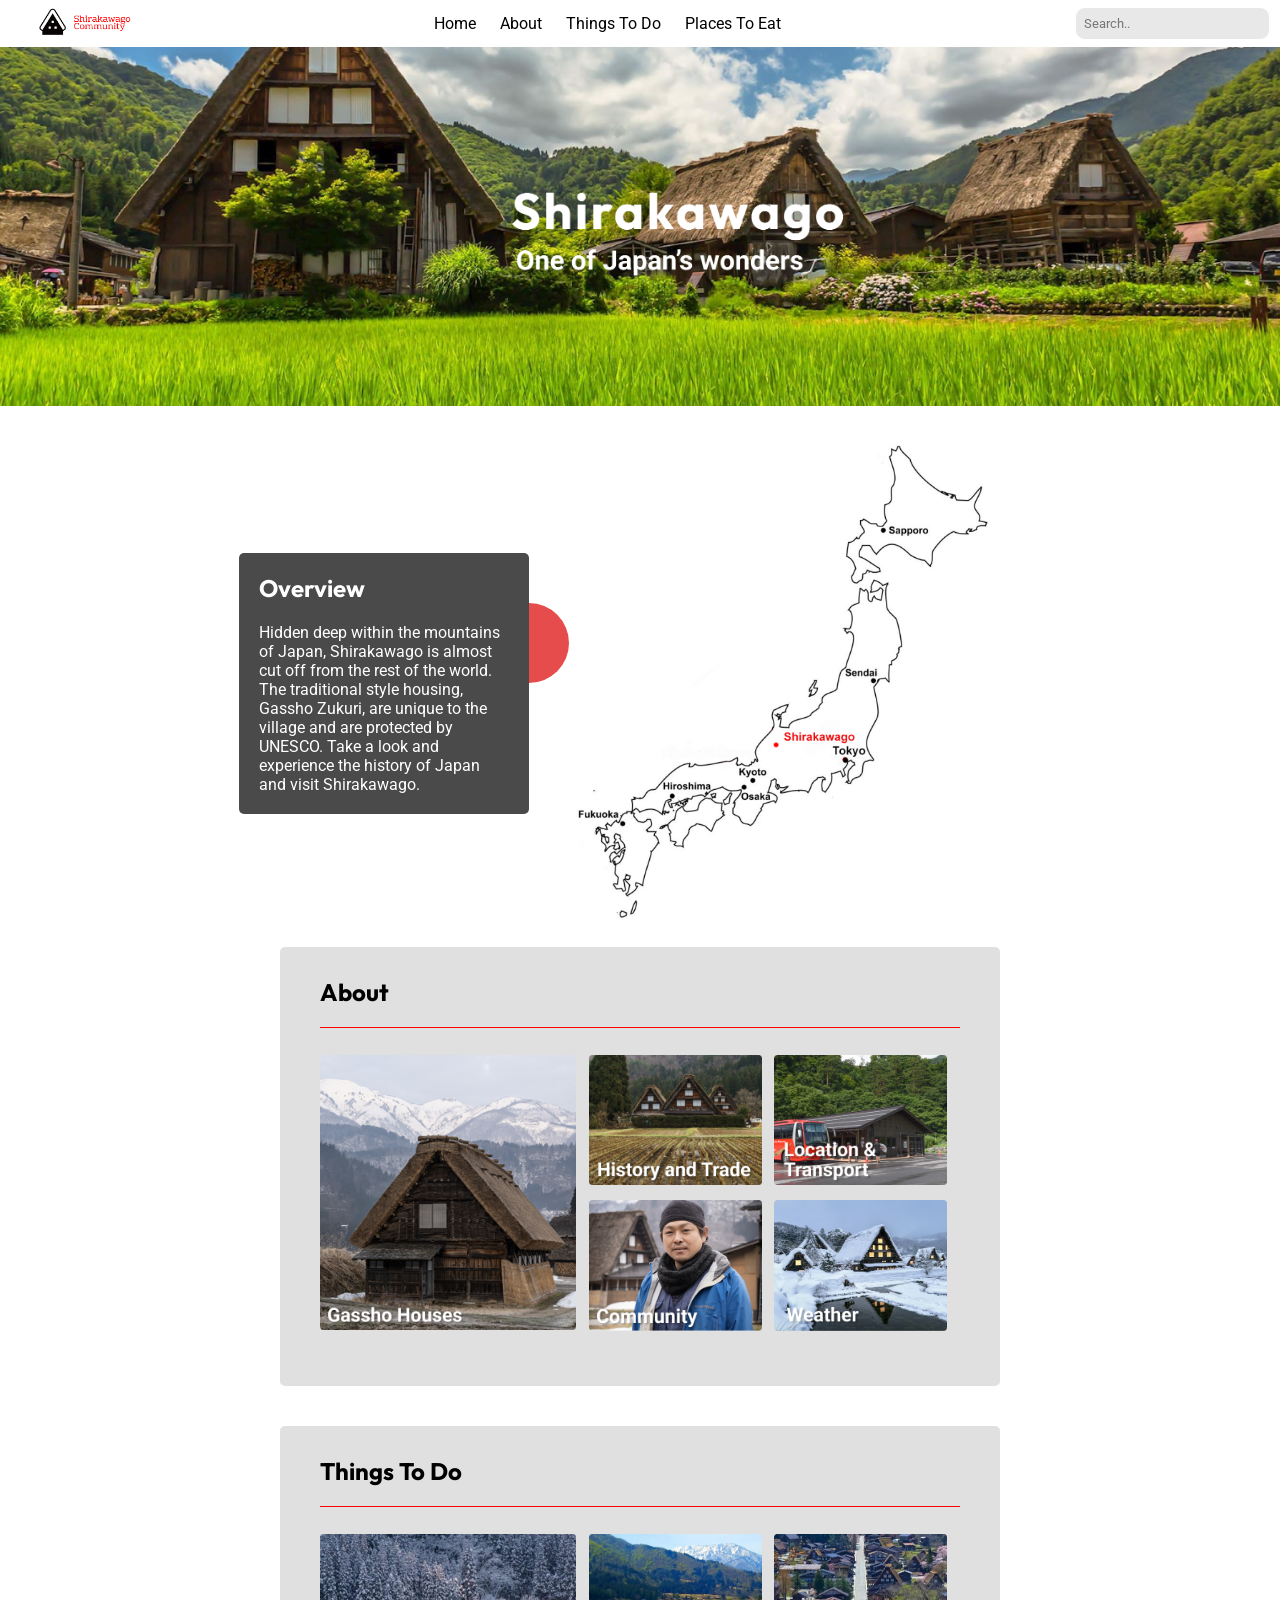
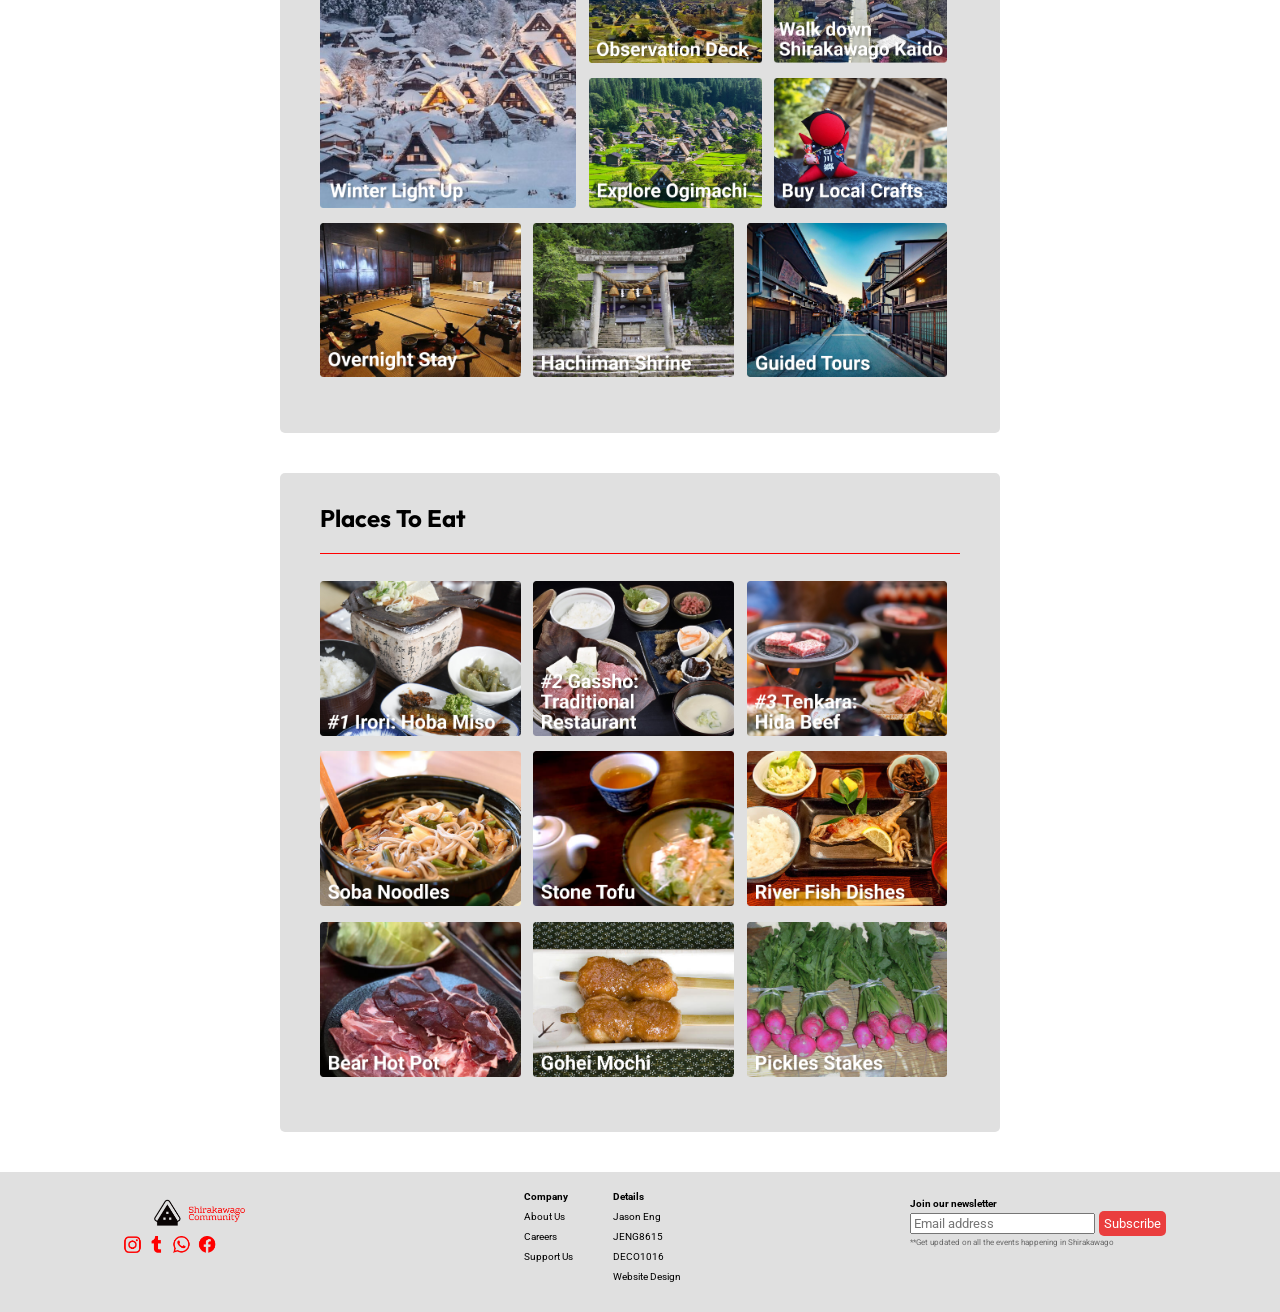
<file: index.html>
<!DOCTYPE html>
<html>
<head>
  <meta charset="utf-8">
  <meta name="viewport" content="width=device-width">
  <title>Home Page</title>
  <link href="style.css" rel="stylesheet" type="text/css" />
  <!-- FONTS -->
  <link rel="preconnect" href="https://fonts.googleapis.com">
  <link rel="preconnect" href="https://fonts.gstatic.com" crossorigin>
  <link href="https://fonts.googleapis.com/css2?family=Outfit:wght@600&family=Roboto&display=swap" rel="stylesheet">
</head>
<body>
  <!-- HEADER -->
  <header>
    <div class="container">
      <a href="pages/about_us.html"><img class="logo" src="img/general/logo_white.png" alt="company logo" /></a>
      <nav>
        <a href="index.html">Home</a>
        <a href="pages/about.html">About</a>
        <a href="pages/things_to_do.html">Things To Do</a>
        <a href="pages/places_to_eat.html">Places To Eat</a>
      </nav>
      <input class="search_bar" type="text" placeholder="Search..">
    </div>
    <!-- CAROUSEL IMAGE -->
    <div class="carousel_img">
      <img src="img/carousel/carousel_img1.png" alt="panoramic view of Gassho Houses in a field" />
    </div>
  </header>
  <main>
    <!-- OVERVIEW SECTION -->
    <div class="container">
      <div class="overview_circle">
        <section class="overview">
          <h2>Overview</h2>
          <div>Hidden deep within the mountains of Japan, Shirakawago is almost cut off from the rest of the world. The traditional style housing, Gassho Zukuri, are unique to the village and are protected by UNESCO. Take a look and experience the history of Japan and visit Shirakawago. </div>
        </section>
        <div class="circle_home"></div>
      </div>
      <img class="map" src="img/general/japan_map.png" alt="Map of Japan with Shirakawa-go position" />
    </div>
    <!-- ABOUT SECTION -->
    <section class="section_container">
      <h2>About</h2>
      <hr><br>
      <div class="container_images">
        <img class="main_image" src="img/home/about/gassho_houses.png" alt="A Gassho home" />
        <div class="support_images">
          <img src="img/home/about/history_and_trade.png" alt="3 Gassho style houses lined up" />
          <img src="img/home/about/location_and_transport.png" alt="bus at a bus stop" />
          <img src="img/home/about/community.png" alt="a local man" />
          <img src="img/home/about/weather.png" alt="Gassho home covered in snow" />
        </div>
      </div>
    </section>

<!-- Below is an attempt to make the images navigational without breaking the responsive layout. Retained as commented code block for README.md "Things that Could be Improve" -->
    
        <!-- <section class="section_container">
          <h2>About</h2>
          <hr><br>
          <div class="container_images">
            <div class="main_image">
              <a href="pages/about.html#gassho-houses">
              <img src="img/home/about/gassho_houses.png" alt="A Gassho home" /></a>
            </div>
            <div class="support_images">
              <a href="pages/about.html#history-and-trade">
                <img src="img/home/about/history_and_trade.png" alt="3 Gassho style houses lined up" />
              </a>
              <a href="pages/about.html#location-and-transport">
                <img src="img/home/about/location_and_transport.png" alt="bus at a bus stop" />
              </a>
              <a href="pages/about.html#weather">
                <img src="img/home/about/community.png" alt="a local man" />
              </a>
              <a href="pages/about.html#community">
                <img src="img/home/about/weather.png" alt="Gassho home covered in snow" />
              </a>
            </div>
          </div>
        </section> -->

<!-- end -->

    <!-- THINGS TO DO -->
    <section class="section_container">
      <h2>Things To Do</h2>
      <hr><br>
      <div class="container_images">
        <img class="main_image" src="img/home/things_to_do/winter_light_up.png" alt="dusk view of village with lights"/>
        <div class="support_images">
          <img src="img/home/things_to_do/observation_deck.png" alt="high view of Shirakawa-go" />
          <img src="img/home/things_to_do/walk_down_shira.png" alt="top view of main street" />
          <img src="img/home/things_to_do/explore_ogimachi.png" alt="distant view of the shirakawa-go village" />
          <img src="img/home/things_to_do/buy_local_crafts.png" alt="local shirakawa-go toy" />
        </div>
      </div>
      <div class="one_third_images">
        <img src="img/home/things_to_do/overnight_stay.png" alt="inside look of inside a Gassho home" />
        <img src="img/home/things_to_do/hachiman_shrine.png" alt="a shrine gate in Shirakawa-go" />
        <img src="img/home/things_to_do/guided_tours.png" alt="view down a local alleyway" />
      </div>
    </section>
    <!-- PLACES TO EAT -->
    <section class="section_container">
      <h2>Places To Eat</h2>
      <hr><br>
      <div class="one_third_images">
        <img src="img/home/places_to_eat/Irori.png" alt="Irori Japanese food" />
        <img src="img/home/places_to_eat/gassho.png" alt="Traditional Shirakawgo food set" />
        <img src="img/home/places_to_eat/tenkara.png" alt="grilled beef" />
        <img src="img/home/places_to_eat/soba.png" alt="Traditional soba noodles" />
        <img src="img/home/places_to_eat/stone.png" alt="stone tofu with bonito flakes" />
        <img src="img/home/places_to_eat/river.png" alt="grilled fish rice set" />
        <img src="img/home/places_to_eat/bear.png" alt="rare bear meat platter" />
        <img src="img/home/places_to_eat/gohei.png" alt="traditonal mochi" />
        <img src="img/home/places_to_eat/pickles.png" alt="fresh red Japanese radishes" />
      </div>
    </section>
  </main>

  <!-- FOOTER -->
  <footer>
    <div class="icons">
      <a href="pages/about_us.html"><img class="logo" src="img/general/logo_grey.png" /></a>
      <a href="https://www.instagram.com/jason12345eng/"><img class="social_media_icons" src="img/general/icons.png" alt="social media icons" /></a>
    </div>
    <section>
      <ul>
        <li><strong>Company</strong></li></br>
        <li><a href="pages/about_us.html">About Us</a></li></br>
        <li><a href="pages/careers.html">Careers</a></li></br>
        <li><a href="pages/support_us.html">Support Us</a></li>
      </ul>
      <span><ul>
        <li><strong>Details</strong></li></br>
        <li>Jason Eng</li></br>
        <li>JENG8615</li></br>
        <li>DECO1016</li></br>
        <li>Website Design</li>
      </ul></span>
    </section>
    <div>
      <strong class="subscribe_text">Join our newsletter</strong></br>
      <input type="text" placeholder="Email address" name="mail">
      <span class="button">
        <input type="submit" value="Subscribe">
      </span>
      <div class="small_print">
        **Get updated on all the events happening in Shirakawago
      </div> 
    </div>
  </footer>

</body>

</html>
</file>
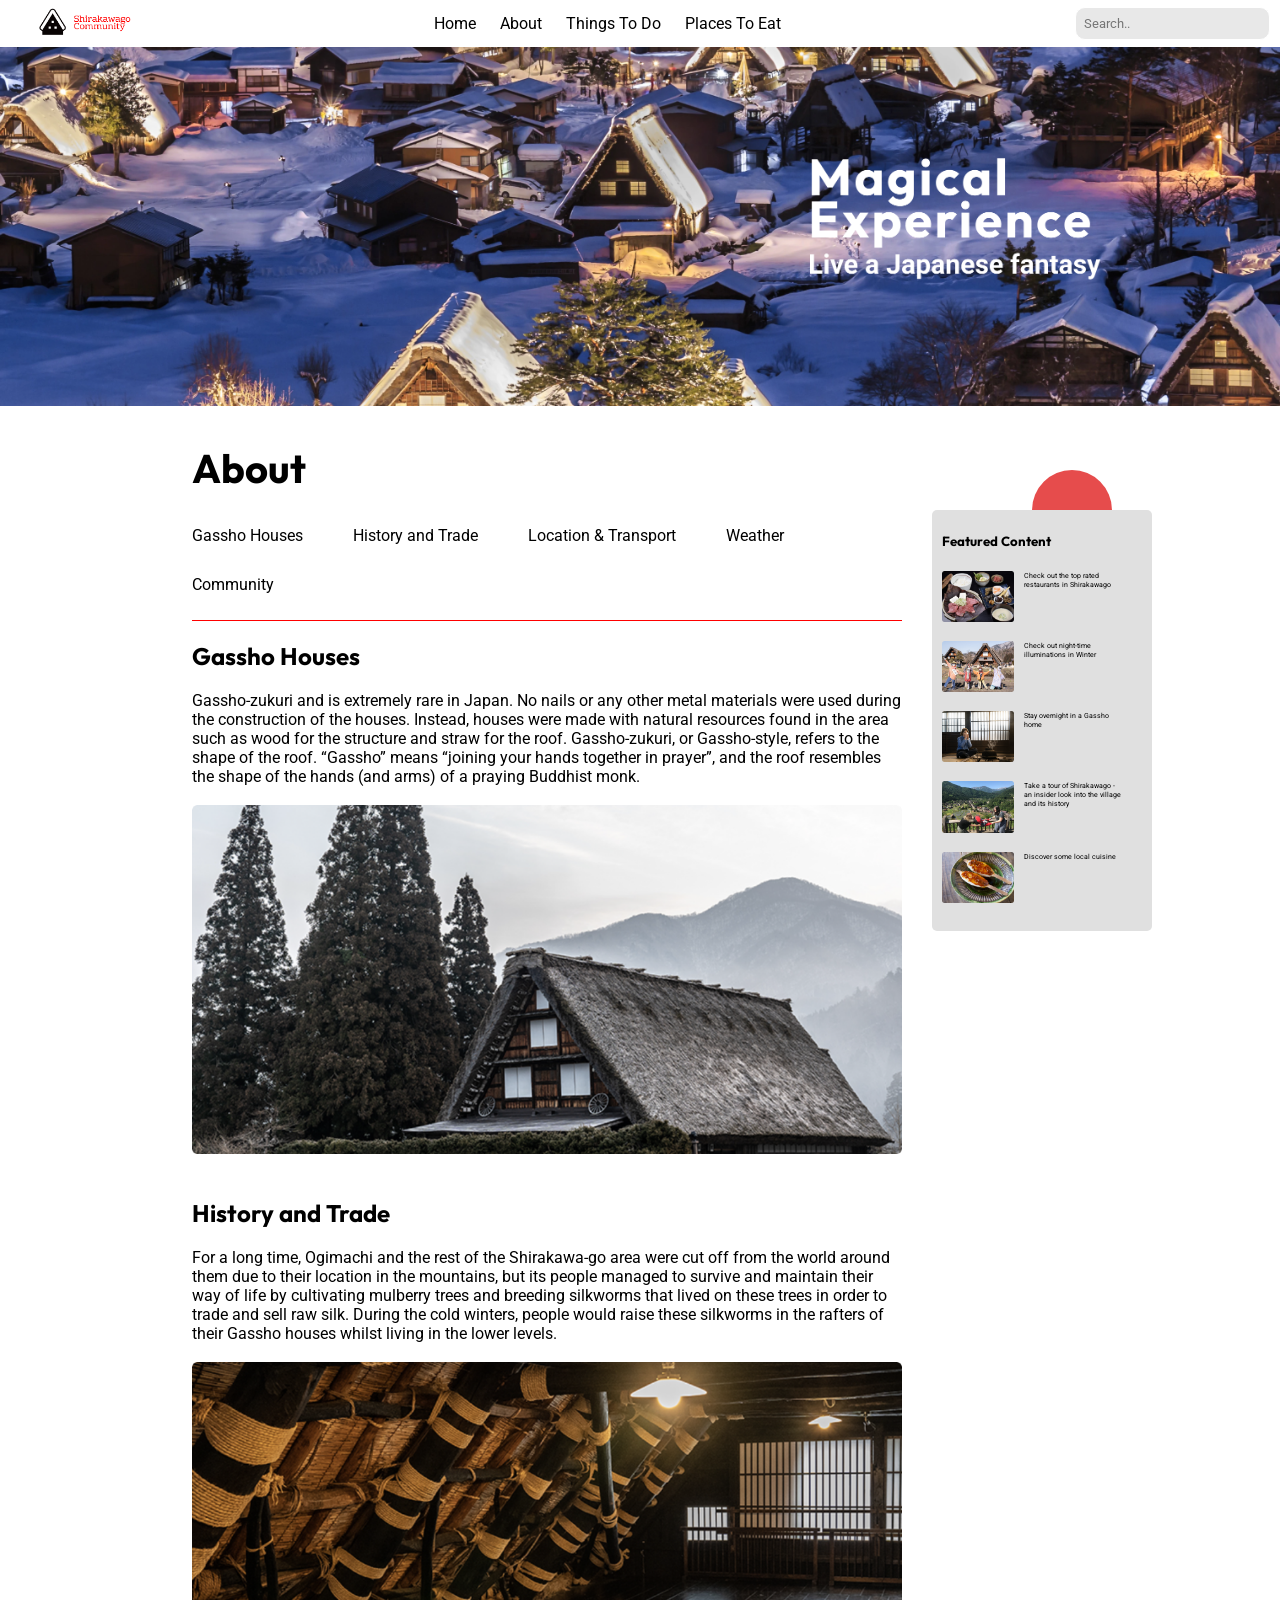
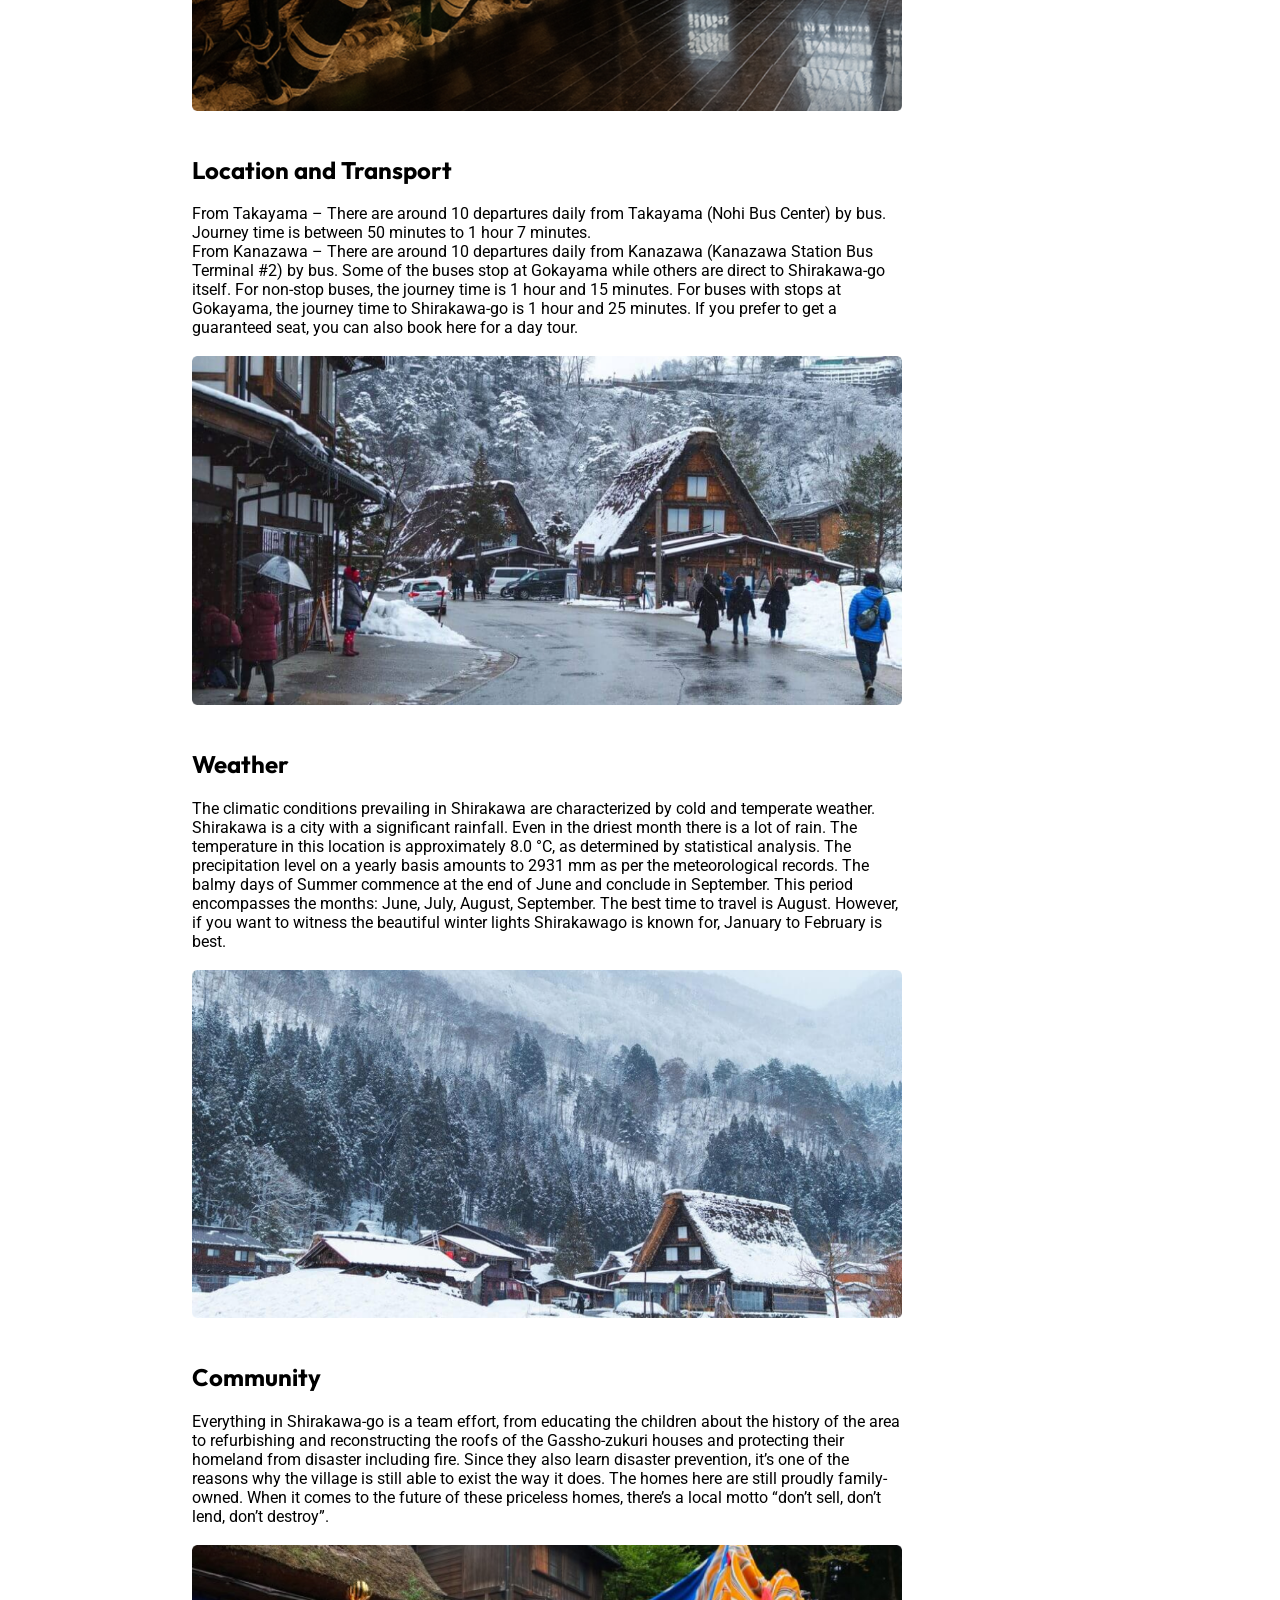
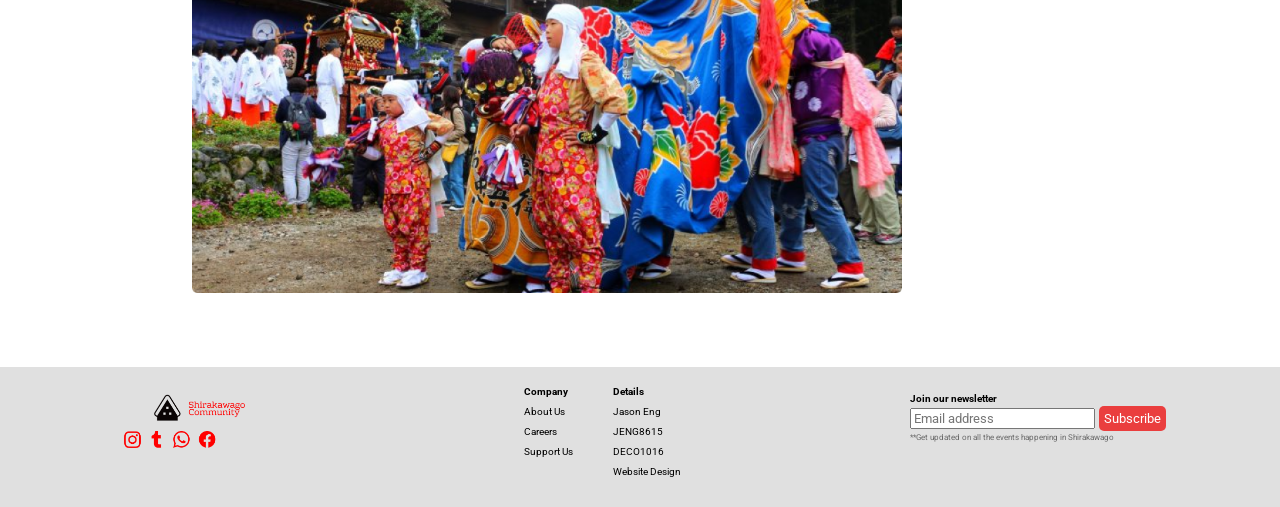
<file: pages/about.html>
<!DOCTYPE html>
<html>

<head>
  <meta charset="utf-8">
  <meta name="viewport" content="width=device-width">
  <title>About Page</title>
  <link href="../style.css" rel="stylesheet" type="text/css" />
  <!-- FONTS -->
  <link rel="preconnect" href="https://fonts.googleapis.com">
  <link rel="preconnect" href="https://fonts.gstatic.com" crossorigin>
  <link href="https://fonts.googleapis.com/css2?family=Outfit:wght@600&family=Roboto&display=swap" rel="stylesheet">
</head>

<body>
  <!-- HEADER -->
  <header>
    <div class="container">
      <!-- INTERACTIVE ICON -->
      <a href="../index.html"><img class="logo" src="../img/general/logo_white.png" alt="company logo" /></a>
      <nav>
        <a href="../index.html">Home</a>
        <a href="about.html">About</a>
        <a href="things_to_do.html">Things To Do</a>
        <a href="places_to_eat.html">Places To Eat</a>
      </nav>
      <input class="search_bar" type="text" placeholder="Search..">
    </div>
    <!-- CAROUSEL IMAGE -->
    <div class="carousel_img">
      <img src="../img/carousel/carousel_img2.png" alt="Gassho home covered in snow" />
    </div>
  </header>
  <!-- MAIN CONTAINER WITH AN ASIDE SECTION -->
  <main class="main_with_aside">
    <section class="text">
    <h1>About</h1>
      <!-- ABOUT PAGE CONTENTS -->
      <article class="contents">
        <ul>
          <li><a href="#gassho-houses">Gassho Houses</a></li>
          <li><a href="#history-and-trade">History and Trade</a></li>
          <li><a href="#location-and-transport">Location & Transport</a></li>
          <li><a href="#weather">Weather</a></li>
          <li><a href="#community">Community</a></li>
        </ul>
      </article>
      <hr>
      <!-- CONTENT -->
      <article>
        <h2 id="gassho_houses">Gassho Houses</h2>
        Gassho-zukuri and is extremely rare in Japan. No nails or any other metal materials were used during the construction of the houses. Instead, houses were made with natural resources found in the area such as wood for the structure and straw for the roof. Gassho-zukuri, or Gassho-style, refers to the shape of the roof. “Gassho” means “joining your hands together in prayer”, and the roof resembles the shape of the hands (and arms) of a praying Buddhist monk.
        <br><br>
        <img src="../img/about/gassho_houses.png" alt="view of a gassho home" />
        <h2 id="history-and-trade">History and Trade</h2>
        For a long time, Ogimachi and the rest of the Shirakawa-go area were cut off from the world around them due to their location in the mountains, but its people managed to survive and maintain their way of life by cultivating mulberry trees and breeding silkworms that lived on these trees in order to trade and sell raw silk. During the cold winters, people would raise these silkworms in the rafters of their Gassho houses whilst living in the lower levels. 
        <br><br>
        <img src="../img/about/history_and_trade.png" alt="inside the rooftop of a Gassho home" />
        <h2 id="location-and-transport">Location and Transport</h2>
        From Takayama – There are around 10 departures daily from Takayama (Nohi Bus Center) by bus. Journey time is between 50 minutes to 1 hour 7 minutes.<br>
        From Kanazawa – There are around 10 departures daily from Kanazawa (Kanazawa Station Bus Terminal #2) by bus. Some of the buses stop at Gokayama while others are direct to Shirakawa-go itself. For non-stop buses, the journey time is 1 hour and 15 minutes. For buses with stops at Gokayama, the journey time to Shirakawa-go is 1 hour and 25 minutes. If you prefer to get a guaranteed seat, you can also book here for a day tour.
        <br><br>
        <img src="../img/about/location_and_transport.png" alt="street view of Shirakawa-go" />
        <h2 id="weather">Weather</h2>
        The climatic conditions prevailing in Shirakawa are characterized by cold and temperate weather. Shirakawa is a city with a significant rainfall. Even in the driest month there is a lot of rain. The temperature in this location is approximately 8.0 °C, as determined by statistical analysis. The precipitation level on a yearly basis amounts to 2931 mm as per the meteorological records. The balmy days of Summer commence at the end of June and conclude in September. This period encompasses the months: June, July, August, September. The best time to travel is August. However, if you want to witness the beautiful winter lights Shirakawago is known for, January to February is best.
        <br><br>
        <img src="../img/about/weather.png" alt="snowy Gassho house" />
        <h2 id="community">Community</h2>
        Everything in Shirakawa-go is a team effort, from educating the children about the history of the area to refurbishing and reconstructing the roofs of the Gassho-zukuri houses and protecting their homeland from disaster including fire. Since they also learn disaster prevention, it’s one of the reasons why the village is still able to exist the way it does. The homes here are still proudly family-owned. When it comes to the future of these priceless homes, there’s a local motto “don’t sell, don’t lend, don’t destroy”.
        <br><br>
        <img src="../img/about/community.png" alt="community lion dance" />
      </article>
    </section>
    <!-- ASIDE SECTION -->
    <section>
      <div class="aside_container">
        <div class="circle_aside"></div>
        <aside>
          <h5>Featured Content</h5>
          <figure>
            <img src="../img/aside/aside_img6.png" alt="grilled beef set meal" />
            <figcaption>
              <a href="places_to_eat.html">Check out the top rated restaurants in Shirakawago</a>
            </figcaption>
          </figure>
          <figure>
            <img src="../img/aside/aside_img7.png" alt="distant view of Gassho village covered in snow" />
            <figcaption>
              <a href="things_to_do.html">Check out night-time illuminations in Winter</a>
            </figcaption>
          </figure>
          <figure>
            <img src="../img/aside/aside_img3.png" alt="woman sipping tea in Gassho home" />
            <figcaption>
              <a href="things_to_do.html">Stay overnight in a Gassho home</a>
            </figcaption>
          </figure>
          <figure>
            <img src="../img/aside/aside_img4.png" alt="two girls fighting over toy on observation deck">
            <figcaption>
              <a href="things_to_do.html">Take a tour of Shirakawago - an insider look into the village and its history</a>
            </figcaption>
          </figure>
          <figure>
            <img src="../img/aside/aside_img5.png" alt="gohei mochi" />
            <figcaption>
              <a href="places_to_eat.html">Discover some local cuisine</a>
            </figcaption>
          </figure>
        </aside>
      </div>
    </section>
    </main>

  <!-- FOOTER -->
  <footer>
    <!-- INTERACTIVE ICONS -->
    <div class="icons">
      <a href="../index.html"><img class="logo" src="../img/general/logo_grey.png" /></a>
      <a href="https://www.instagram.com/jason12345eng/"><img class="social_media_icons" src="../img/general/icons.png" alt="social media icons" /></a>
    </div>
    <!-- SUPPORTING PAGE LINKS -->
    <section>
      <ul>
        <li><strong>Company</strong></li></br>
        <li><a href="about_us.html">About Us</a></li></br>
        <li><a href="careers.html">Careers</a></li></br>
        <li><a href="support_us.html">Support Us</a></li>
      </ul>
      <ul>
        <li><strong>Details</strong></li></br>
        <li>Jason Eng</li></br>
        <li>JENG8615</li></br>
        <li>DECO1016</li></br>
        <li>Website Design</li>
      </ul>
    </section>
    <div>
      <strong class="subscribe_text">Join our newsletter</strong></br>
      <input type="text" placeholder="Email address" name="mail" required>
      <span class="button">
        <input type="submit" value="Subscribe">
      </span>
      <div class="small_print">
        **Get updated on all the events happening in Shirakawago
      </div> 
    </div>
  </footer>

</body>

</html>
</file>
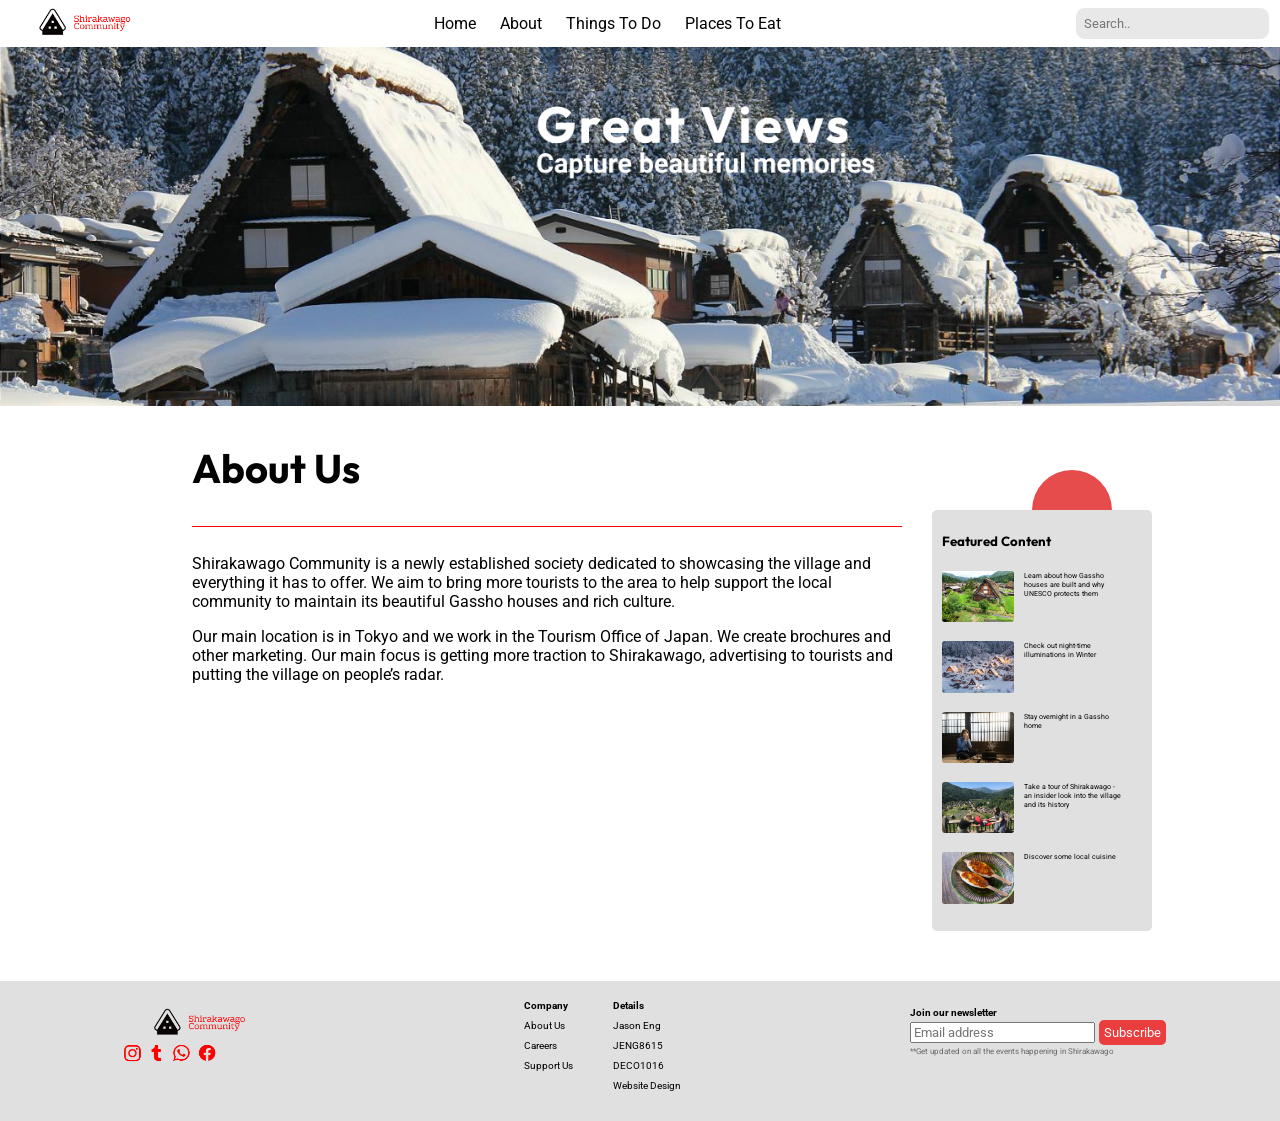
<file: pages/about_us.html>
<!DOCTYPE html>
<html>

<head>
  <meta charset="utf-8">
  <meta name="viewport" content="width=device-width">
  <title>About Us Page</title>
  <link href="../style.css" rel="stylesheet" type="text/css" />
  <!-- FONTS -->
  <link rel="preconnect" href="https://fonts.googleapis.com">
  <link rel="preconnect" href="https://fonts.gstatic.com" crossorigin>
  <link href="https://fonts.googleapis.com/css2?family=Outfit:wght@600&family=Roboto&display=swap" rel="stylesheet">
</head>

<body>
  <!-- HEADER -->
  <header>
    <div class="container">
      <!-- INTERACTIVE ICON -->
      <a href="../index.html"><img class="logo" src="../img/general/logo_white.png" alt="company logo" /></a>
      <nav>
        <a href="../index.html">Home</a>
        <a href="about.html">About</a>
        <a href="things_to_do.html">Things To Do</a>
        <a href="places_to_eat.html">Places To Eat</a>
      </nav>
      <input class="search_bar" type="text" placeholder="Search..">
    </div>
    <!-- CAROUSEL IMAGE -->
    <div class="carousel_img">
      <img src="../img/carousel/carousel_img5.png" alt="Gassho home covered in snow" />
    </div>
  </header>
  <!-- MAIN CONTAINER WITH AN ASIDE SECTION -->
  <main class="main_with_aside">
    <section class="support_page_text">
    <h1>About Us</h1><hr><br>
        Shirakawago Community is a newly established society dedicated to showcasing the village and everything it has to offer. We aim to bring more tourists to the area to help support the local community to maintain its beautiful Gassho houses and rich culture. 

        <p>Our main location is in Tokyo and we work in the Tourism Office of Japan. We create brochures and other marketing. Our main focus is getting more traction to Shirakawago, advertising to tourists and putting the village on people’s radar.</p> 
    </section>
    <!-- ASIDE SECTION -->
    <div class="aside_container">
      <div class="circle_aside"></div>
      <aside>
        <h5>Featured Content</h5>
        <figure>
          <img src="../img/aside/aside_img1.png" alt="top view of a Gassho home" />
          <figcaption>
            <a href="about.html">Learn about how Gassho houses are built and why UNESCO protects them</a>
          </figcaption>
        </figure>
        <figure>
          <img src="../img/aside/aside_img2.png" alt="distant view of Gassho village covered in snow" />
          <figcaption>
            <a href="things_to_do.html">Check out night-time illuminations in Winter</a>
          </figcaption>
        </figure>
        <figure>
          <img src="../img/aside/aside_img3.png" alt="woman sipping tea in Gassho home" />
          <figcaption>
            <a href="things_to_do.html">Stay overnight in a Gassho home</a>
          </figcaption>
        </figure>
        <figure>
          <img src="../img/aside/aside_img4.png" alt="two girls fighting over toy on observatio deck">
          <figcaption>
            <a href="things_to_do.html">Take a tour of Shirakawago - an insider look into the village and its history</a>
          </figcaption>
        </figure>
        <figure>
          <img src="../img/aside/aside_img5.png" alt="gohei mochi" />
          <figcaption>
            <a href="places_to_eat.html">Discover some local cuisine</a>
          </figcaption>
         </figure>
      </aside>
    </div>
  </main>

  <!-- FOOTER -->
  <footer>
    <!-- INTERACTIVE ICONS -->
    <div class="icons">
      <a href="../index.html"><img class="logo" src="../img/general/logo_grey.png" /></a>
      <a href="https://www.instagram.com/jason12345eng/"><img class="social_media_icons" src="../img/general/icons.png" alt="social media icons" />
    </div></a>
    <!-- SUPPORTING PAGE LINKS -->
    <section>
      <ul>
        <li><strong>Company</strong></li></br>
        <li><a href="about_us.html">About Us</a></li></br>
        <li><a href="careers.html">Careers</a></li></br>
        <li><a href="support_us.html">Support Us</a></li>
      </ul>
      <ul>
        <li><strong>Details</strong></li></br>
        <li>Jason Eng</li></br>
        <li>JENG8615</li></br>
        <li>DECO1016</li></br>
        <li>Website Design</li>
      </ul>
    </section>
    <div>
      <strong class="subscribe_text">Join our newsletter</strong></br>
      <input type="text" placeholder="Email address" name="mail" required>
      <span class="button">
        <input type="submit" value="Subscribe">
      </span>
      <div class="small_print">
        **Get updated on all the events happening in Shirakawago
      </div> 
    </div>
  </footer>

</body>

</html>
</file>
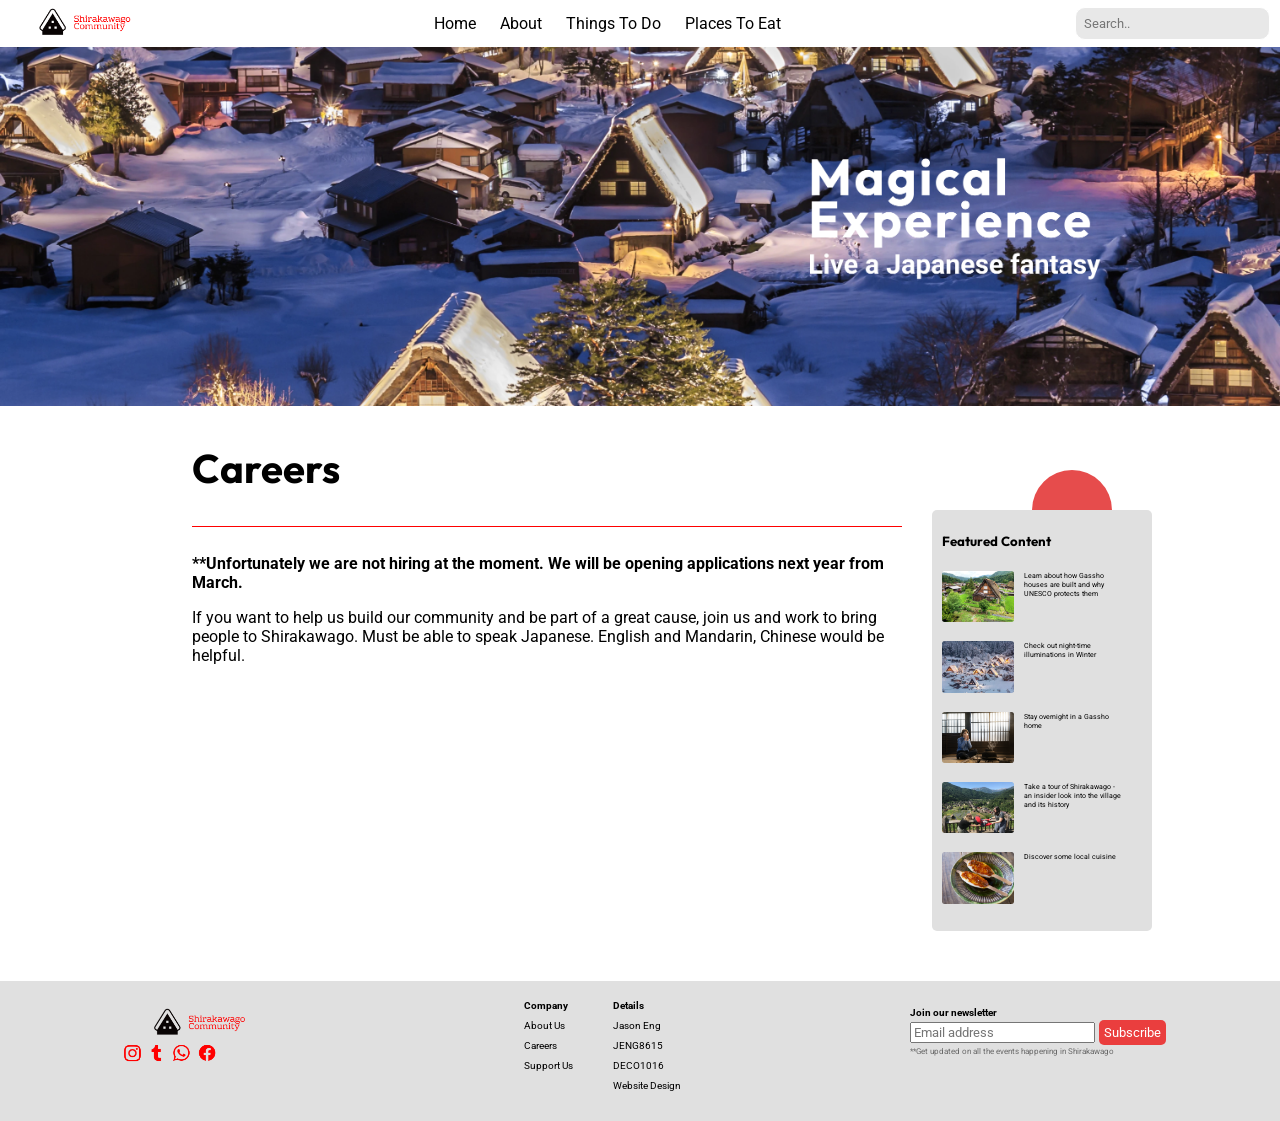
<file: pages/careers.html>
<!DOCTYPE html>
<html>

<head>
  <meta charset="utf-8">
  <meta name="viewport" content="width=device-width">
  <title>Careers Page</title>
  <link href="../style.css" rel="stylesheet" type="text/css" />
  <!-- FONTS -->
  <link rel="preconnect" href="https://fonts.googleapis.com">
  <link rel="preconnect" href="https://fonts.gstatic.com" crossorigin>
  <link href="https://fonts.googleapis.com/css2?family=Outfit:wght@600&family=Roboto&display=swap" rel="stylesheet">
</head>

<body>
  <!-- HEADER -->
  <header>
    <div class="container">
      <!-- INTERACTIVE ICON -->
      <a href="../index.html"><img class="logo" src="../img/general/logo_white.png" alt="company logo" /></a>
      <nav>
        <a href="../index.html">Home</a>
        <a href="about.html">About</a>
        <a href="things_to_do.html">Things To Do</a>
        <a href="places_to_eat.html">Places To Eat</a>
      </nav>
      <input class="search_bar" type="text" placeholder="Search..">
    </div>
    <!-- CAROUSEL IMAGE -->
    <div class="carousel_img">
      <img src="../img/carousel/carousel_img2.png" alt="Gassho home covered in snow" />
    </div>
  </header>

  <!-- MAIN CONTAINER WITH AN ASIDE SECTION -->
  <main class="main_with_aside">
    <section class="support_page_text">
      <h1>Careers</h1>
      <hr><br>
      <strong>**Unfortunately we are not hiring at the moment. We will be opening applications next year from
        March.</strong>

      <p>If you want to help us build our community and be part of a great cause, join us and work to bring people to
        Shirakawago. Must be able to speak Japanese. English and Mandarin, Chinese would be helpful. </p>
    </section>
    <!-- ASIDE SECTION -->
    <div class="aside_container">
      <div class="circle_aside"></div>
      <aside>
        <h5>Featured Content</h5>
        <figure>
          <img src="../img/aside/aside_img1.png" alt="top view of a Gassho home" />
          <figcaption>
            <a href="about.html">Learn about how Gassho houses are built and why UNESCO protects them</a>
          </figcaption>
        </figure>
        <figure>
          <img src="../img/aside/aside_img2.png" alt="distant view of Gassho village covered in snow" />
          <figcaption>
            <a href="things_to_do.html">Check out night-time illuminations in Winter</a>
          </figcaption>
        </figure>
        <figure>
          <img src="../img/aside/aside_img3.png" alt="woman sipping tea in Gassho home" />
          <figcaption>
            <a href="things_to_do.html">Stay overnight in a Gassho home</a>
          </figcaption>
        </figure>
        <figure>
          <img src="../img/aside/aside_img4.png" alt="two girls fighting over toy on observatio deck">
          <figcaption>
            <a href="things_to_do.html">Take a tour of Shirakawago - an insider look into the village and its history</a>
          </figcaption>
        </figure>
        <figure>
          <img src="../img/aside/aside_img5.png" alt="gohei mochi" />
          <figcaption>
            <a href="places_to_eat.html">Discover some local cuisine</a>
          </figcaption>
        </figure>
      </aside>
    </div>
  </main>

  <!-- FOOTER -->
  <footer>
    <!-- INTERACTIVE ICONS -->
    <div class="icons">
      <a href="../index.html"><img class="logo" src="../img/general/logo_grey.png" /></a>
      <a href="https://www.instagram.com/jason12345eng/"><img class="social_media_icons" src="../img/general/icons.png" alt="social media icons" /></a>
    </div>
    <!-- SUPPORTING PAGE LINKS -->
    <section>
      <ul>
        <li><strong>Company</strong></li></br>
        <li><a href="about_us.html">About Us</a></li></br>
        <li><a href="careers.html">Careers</a></li></br>
        <li><a href="support_us.html">Support Us</a></li>
      </ul>
      <ul>
        <li><strong>Details</strong></li></br>
        <li>Jason Eng</li></br>
        <li>JENG8615</li></br>
        <li>DECO1016</li></br>
        <li>Website Design</li>
      </ul>
    </section>
    <div>
      <strong class="subscribe_text">Join our newsletter</strong></br>
      <input type="text" placeholder="Email address" name="mail" required>
      <span class="button">
        <input type="submit" value="Subscribe">
      </span>
      <div class="small_print">
        **Get updated on all the events happening in Shirakawago
      </div>
    </div>
  </footer>

</body>

</html>
</file>
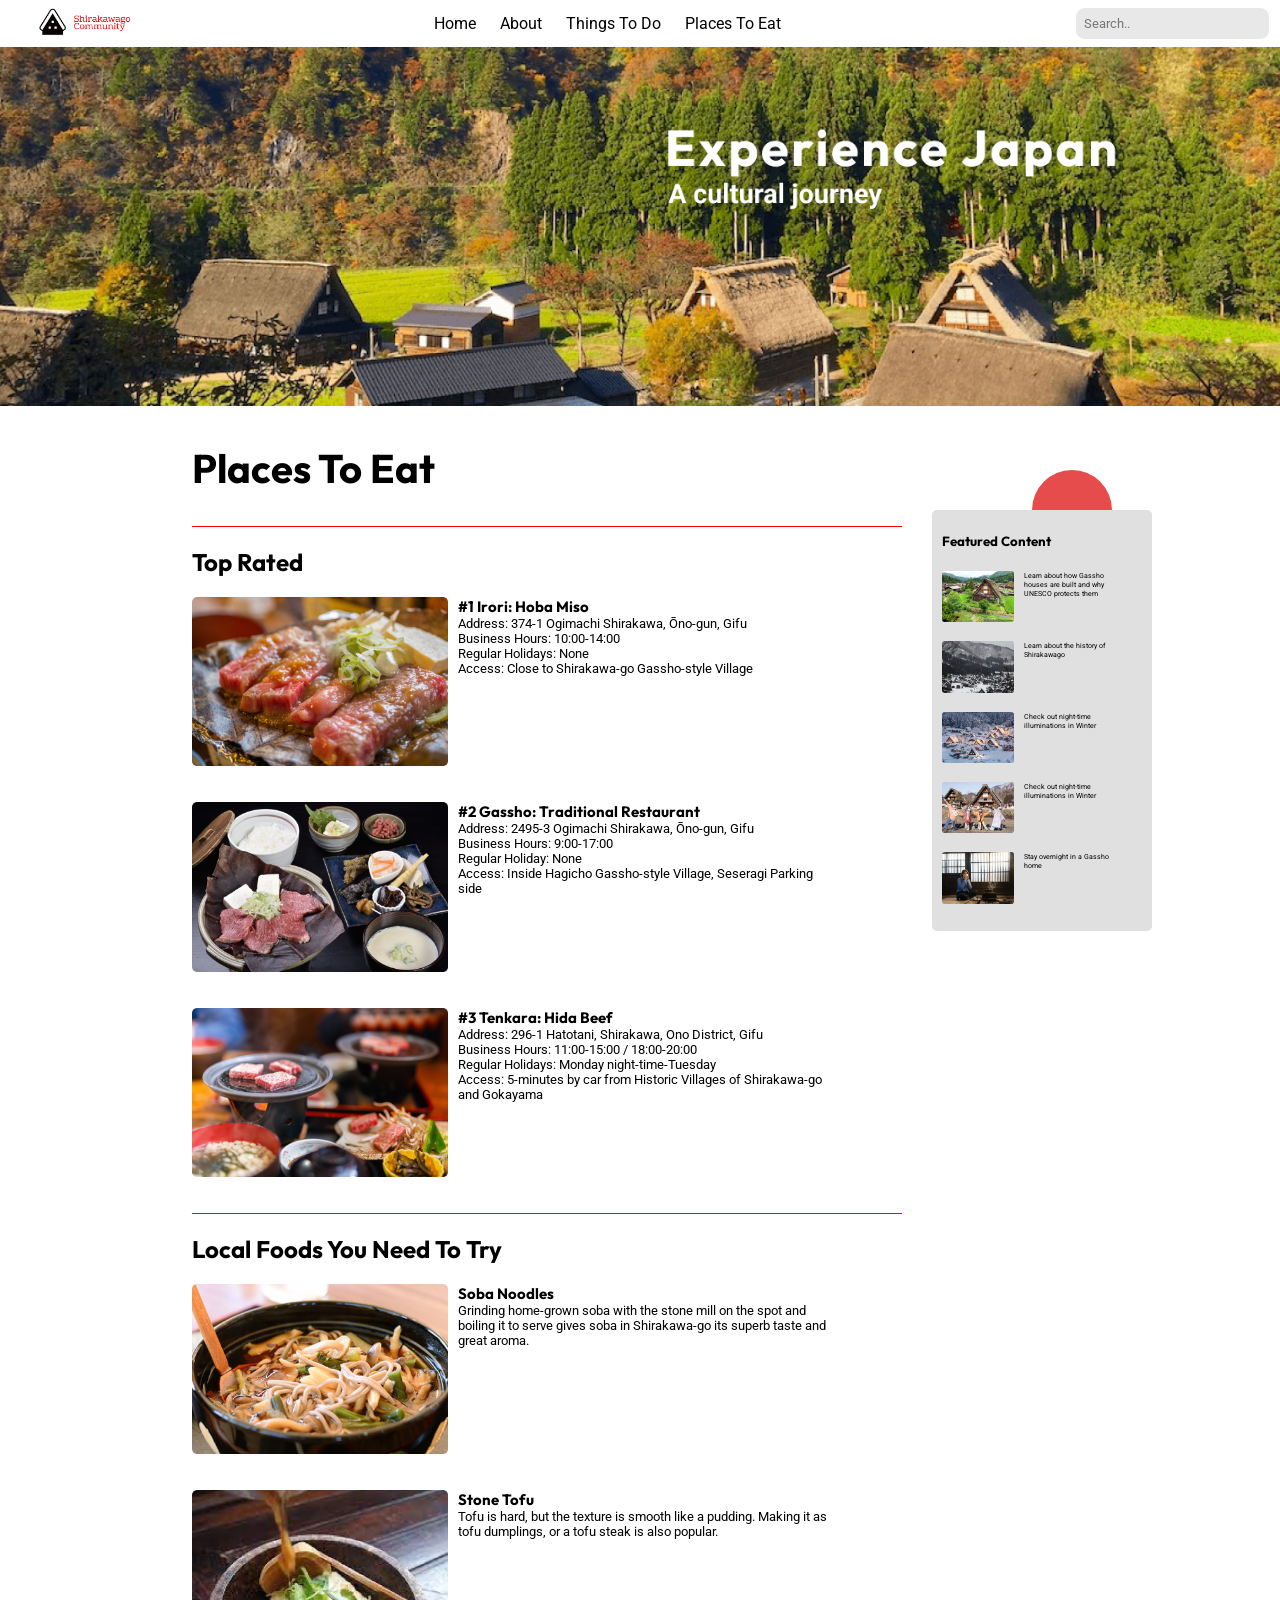
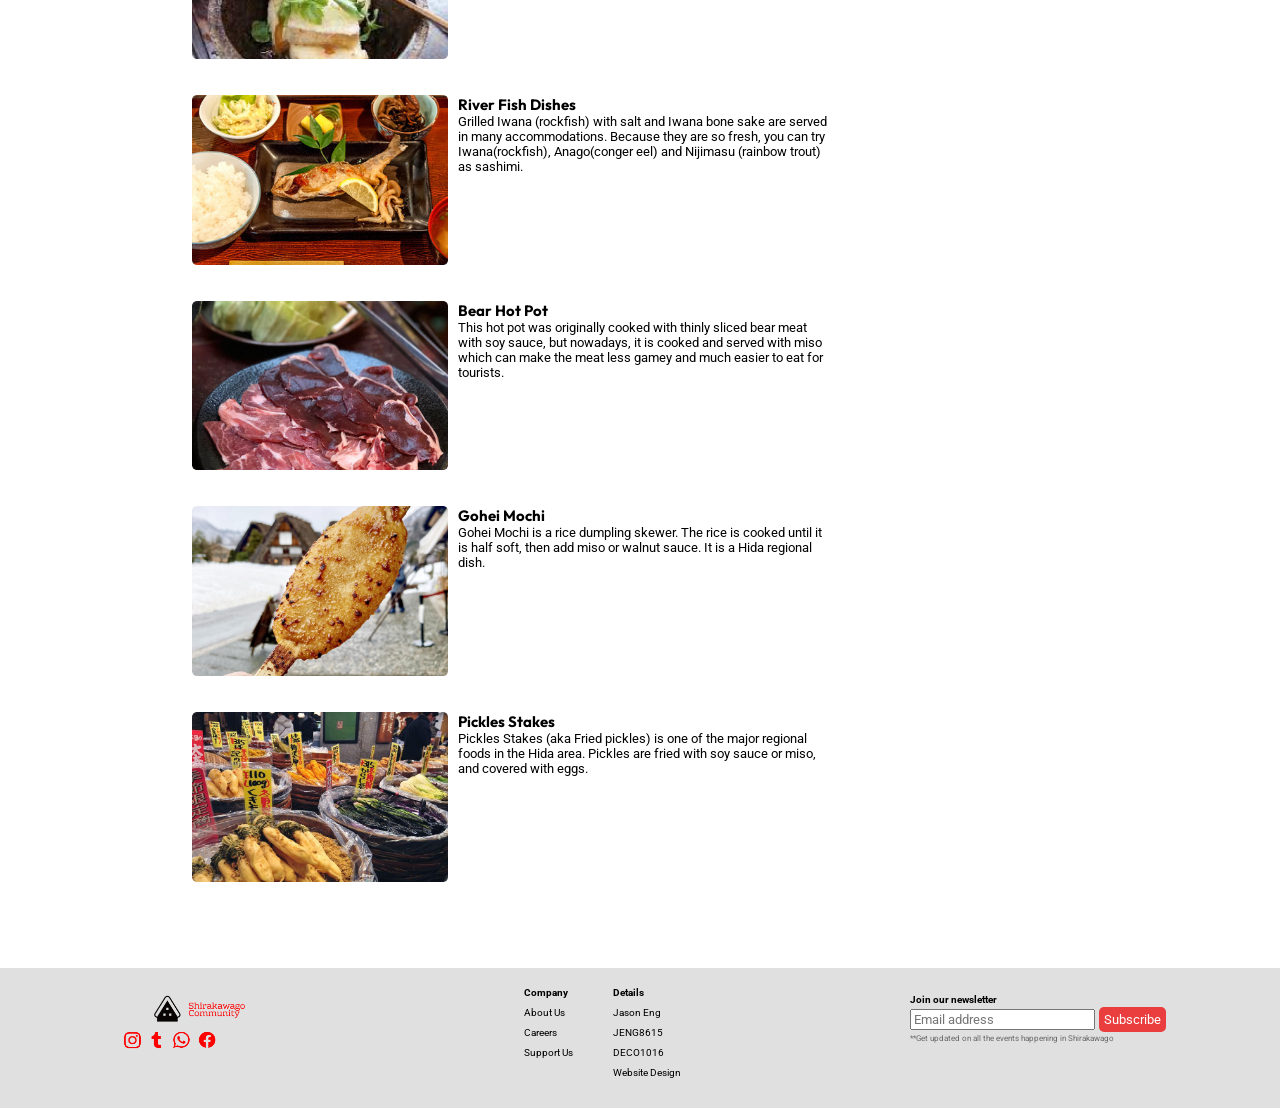
<file: pages/places_to_eat.html>
<!DOCTYPE html>
<html>

<head>
  <meta charset="utf-8">
  <meta name="viewport" content="width=device-width">
  <title>Places to Eat Page</title>
  <link href="../style.css" rel="stylesheet" type="text/css" />
  <!-- FONTS -->
  <link rel="preconnect" href="https://fonts.googleapis.com">
  <link rel="preconnect" href="https://fonts.gstatic.com" crossorigin>
  <link href="https://fonts.googleapis.com/css2?family=Outfit:wght@600&family=Roboto&display=swap" rel="stylesheet">
</head>

<body>
  <!-- HEADER -->
  <header>
    <div class="container">
      <!-- INTERACTIVE ICON -->
      <a href="../index.html"><img class="logo" src="../img/general/logo_white.png" alt="company logo" /></a>
      <nav>
        <a href="../index.html">Home</a>
        <a href="about.html">About</a>
        <a href="things_to_do.html">Things To Do</a>
        <a href="places_to_eat.html">Places To Eat</a>
      </nav>
      <input class="search_bar" type="text" placeholder="Search..">
    </div>
    <!-- CAROUSEL IMAGE -->
    <div class="carousel_img">
      <img src="../img/carousel/carousel_img4.png" alt="Gassho home covered in snow" />
    </div>
  </header>

  <!-- MAIN CONTAINER WITH AN ASIDE SECTION -->
  <main class="main_with_aside">
    <section class="text">
    <h1>Places To Eat</h1>
    <hr>
      <!-- TOP THREE RATED RESTAURANTS -->
      <h2>Top Rated</h2>
      <figure>
        <img src="../img/places-to-eat/irori.png" alt="grilled meat on a hoba leaf" />
        <figcaption>
          <h3>#1 Irori: Hoba Miso</h3>
          <a href="https://shirakawa-go.gr.jp/en/shop/16/">Address: 374-1 Ogimachi Shirakawa, Ōno-gun, Gifu<br>
          Business Hours: 10:00-14:00<br>
          Regular Holidays: None<br>
          Access: Close to Shirakawa-go Gassho-style Village</a>
        </figcaption>
      </figure>
      <figure>
        <img src="../img/places-to-eat/gassho.png" alt="set of traditional food" />
        <figcaption>
          <h3>#2 Gassho: Traditional Restaurant</h3>
          <a href="https://shirakawa-go.gr.jp/en/shop/70/">Address: 2495-3 Ogimachi Shirakawa, Ōno-gun, Gifu<br>
          Business Hours: 9:00-17:00<br>
          Regular Holiday: None<br>
          Access: Inside Hagicho Gassho-style Village, Seseragi Parking side</a>
        </figcaption>
      </figure>
      <figure>
        <img src="../img/places-to-eat/tenkara.png" alt="barbeque beef" />
        <figcaption>
          <h3>#3 Tenkara: Hida Beef</h3>
          <a href="https://shirakawa-go.gr.jp/en/shop/41/">Address: 296-1 Hatotani, Shirakawa, Ono District, Gifu<br>
          Business Hours: 11:00-15:00 / 18:00-20:00<br>
          Regular Holidays: Monday night-time-Tuesday<br>
          Access: 5-minutes by car from Historic Villages of Shirakawa-go and Gokayama</a>
        </figcaption>
      </figure>
      <hr>
      <!-- LOCAL FOODS YOU NEED TO TRY -->
      <h2>Local Foods You Need To Try</h2>
      <figure>
        <img src="../img/places-to-eat/soba.png" alt="bowl of noodles" />
        <figcaption>
          <h3>Soba Noodles</h3>
          <a href="https://shirakawa-go.gr.jp/en/shop/65/">Grinding home-grown soba with the stone mill on the spot and boiling it to serve gives soba in Shirakawa-go its superb taste and great aroma.</a>
        </figcaption>
      </figure>
      <figure>
        <img src="../img/places-to-eat/stone_tofu.png" alt="Japanese tofu in a bowl" />
        <figcaption>
          <h3>Stone Tofu</h3>
          <a href="https://shirakawa-go.gr.jp/en/shop/52/">Tofu is hard, but the texture is smooth like a pudding. Making it as tofu dumplings, or a tofu steak is also popular.</a>
        </figcaption>
      </figure>
      <figure>
        <img src="../img/places-to-eat/river_fish.png" alt="japanese fish rice set" />
        <figcaption>
          <h3>River Fish Dishes</h3>
          <a href="https://ikidane-nippon.com/en/spots/kitanosyo">Grilled Iwana (rockfish) with salt and Iwana bone sake are served in many accommodations. Because they are so fresh, you can try Iwana(rockfish), Anago(conger eel) and Nijimasu (rainbow trout) as sashimi.</a>
        </figcaption>
      </figure>
      <figure>
        <img src="../img/places-to-eat/bear.png" alt="raw bear meat on a plate" />
        <figcaption>
          <h3>Bear Hot Pot</h3>
          <a href="https://japantravel.navitime.com/en/area/jp/spot/02301-4100048/">This hot pot was originally cooked with thinly sliced bear meat with soy sauce, but nowadays, it is cooked and served with miso which can make the meat less gamey and much easier to eat for tourists.</a>
        </figcaption>
      </figure>
      <figure>
        <img src="../img/places-to-eat/gohei.png" alt="traditional japanee mochi on a stick" />
        <figcaption>
          <h3>Gohei Mochi</h3>
          <a href="https://shirakawa-go.gr.jp/en/shop/39/">Gohei Mochi is a rice dumpling skewer. The rice is cooked until it is half soft, then add miso or walnut sauce. It is a Hida regional dish.</a>
        </figcaption>
      </figure>
      <figure>
        <img src="../img/places-to-eat/pickles.png" alt="Japanese street vendor" />
        <figcaption>
          <h3>Pickles Stakes</h3>
          <a href="https://shirakawa-go.gr.jp/en/shop/18/">Pickles Stakes (aka Fried pickles) is one of the major regional foods in the Hida area. Pickles are fried with soy sauce or miso, and covered with eggs.</a>
        </figcaption>
      </figure>
    </section>
    <!-- ASIDE SECTION -->
    <section>
      <div class="aside_container">
        <div class="circle_aside"></div>
        <aside>
          <h5>Featured Content</h5>
          <figure>
            <img src="../img/aside/aside_img1.png" alt="top view of a Gassho home" />
            <figcaption>
              <a href="about.html">Learn about how Gassho houses are built and why UNESCO protects them</a>
            </figcaption>
          </figure>
          <figure>
            <img src="../img/aside/aside_img8.png" alt="dark distant view of the village covered in snow" />
            <figcaption>
              <a href="about.html">Learn about the history of Shirakawago</a>
            </figcaption>
          </figure>
          <figure>
            <img src="../img/aside/aside_img2.png" alt="distant view of Gassho village covered in snow" />
            <figcaption>
              <a href="things_to_do.html">Check out night-time illuminations in Winter</a>
            </figcaption>
          </figure>
          <figure>
            <img src="../img/aside/aside_img7.png" alt="distant view of Gassho village covered in snow" />
            <figcaption>
              <a href="things_to_do.html">Check out night-time illuminations in Winter</a>
            </figcaption>
          </figure>
          <figure>
            <img src="../img/aside/aside_img3.png" alt="woman sipping tea in Gassho home" />
            <figcaption>
              <a href="things_to_do.html">Stay overnight in a Gassho home</a>
            </figcaption>
          </figure>
        </aside>
      </div>
    </section>
  </main>

  <!-- FOOTER -->
  <footer>
    <!-- INTERACTIVE ICONS -->
    <div class="icons">
      <a href="../index.html"><img class="logo" src="../img/general/logo_grey.png" /></a>
      <a href="https://www.instagram.com/jason12345eng/"><img class="social_media_icons" src="../img/general/icons.png" alt="social media icons" /></a>
    </div>
    <!-- SUPPORTING PAGE LINKS -->
    <section>
      <ul>
        <li><strong>Company</strong></li></br>
        <li><a href="about_us.html">About Us</a></li></br>
        <li><a href="careers.html">Careers</a></li></br>
        <li><a href="support_us.html">Support Us</a></li>
      </ul>
      <ul>
        <li><strong>Details</strong></li></br>
        <li>Jason Eng</li></br>
        <li>JENG8615</li></br>
        <li>DECO1016</li></br>
        <li>Website Design</li>
      </ul>
    </section>
    <div>
      <strong class="subscribe_text">Join our newsletter</strong></br>
      <input type="text" placeholder="Email address" name="mail" required>
      <span class="button">
        <input type="submit" value="Subscribe">
      </span>
      <div class="small_print">
        **Get updated on all the events happening in Shirakawago
      </div> 
    </div>
  </footer>

</body>

</html>
</file>
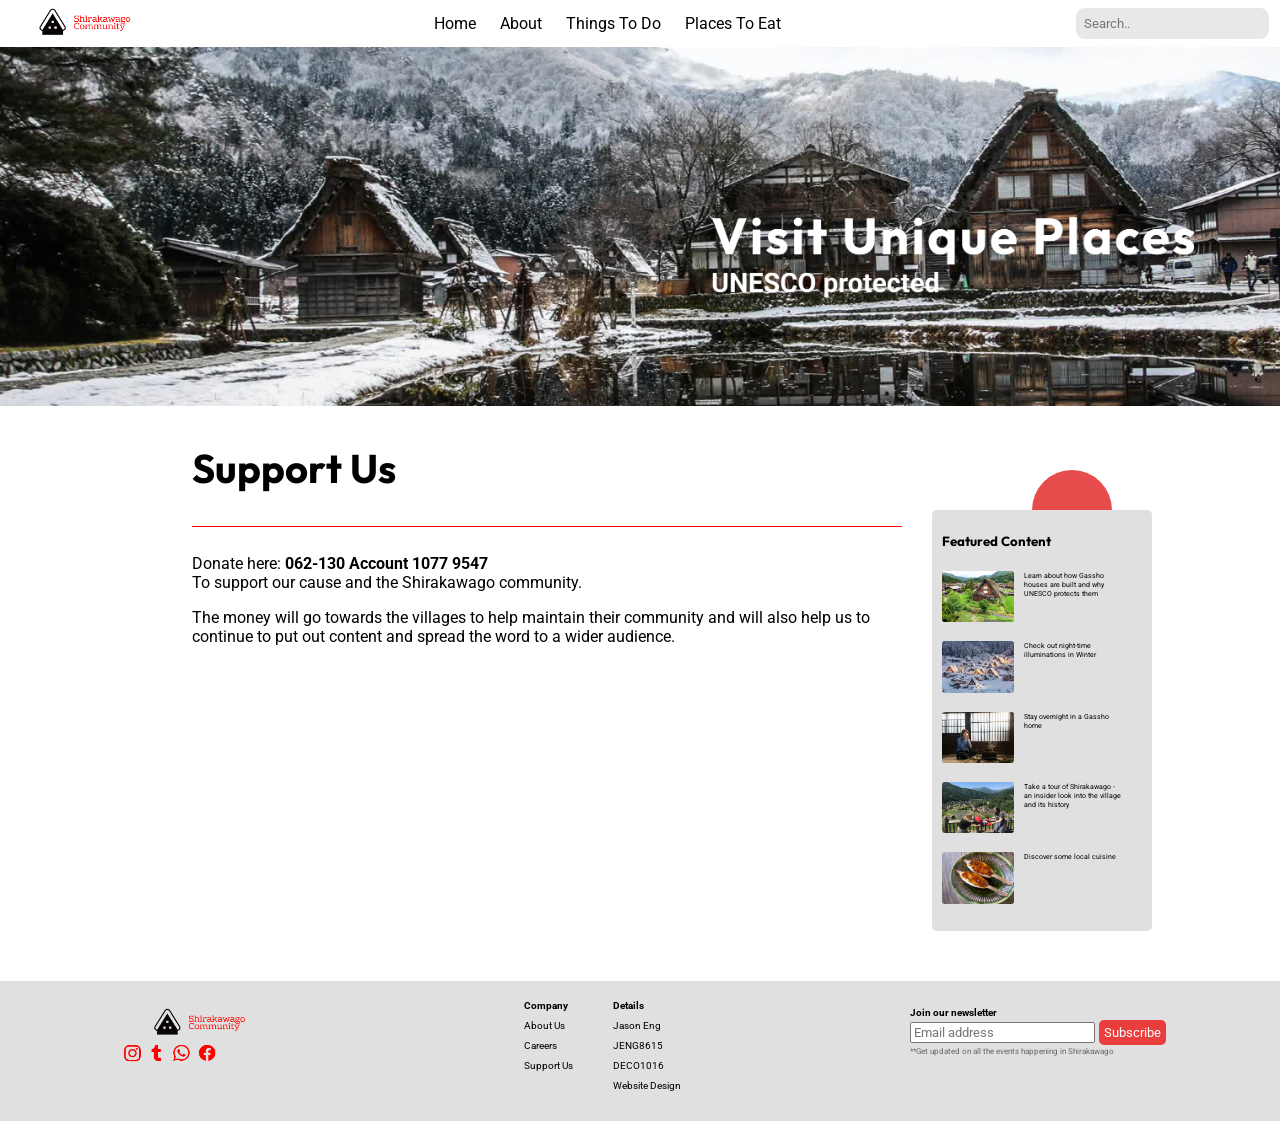
<file: pages/support_us.html>
<!DOCTYPE html>
<html>

<head>
  <meta charset="utf-8">
  <meta name="viewport" content="width=device-width">
  <title>Support Us Page</title>
  <link href="../style.css" rel="stylesheet" type="text/css" />
  <!-- FONTS -->
  <link rel="preconnect" href="https://fonts.googleapis.com">
  <link rel="preconnect" href="https://fonts.gstatic.com" crossorigin>
  <link href="https://fonts.googleapis.com/css2?family=Outfit:wght@600&family=Roboto&display=swap" rel="stylesheet">
</head>

<body>
  <!-- HEADER -->
  <header>
    <div class="container">
      <!-- INTERACTIVE ICON -->
      <a href="../index.html"><img class="logo" src="../img/general/logo_white.png" alt="company logo" /></a>
      <nav>
        <a href="../index.html">Home</a>
        <a href="about.html">About</a>
        <a href="things_to_do.html">Things To Do</a>
        <a href="places_to_eat.html">Places To Eat</a>
      </nav>
      <input class="search_bar" type="text" placeholder="Search..">
    </div>
    <!-- CAROUSEL IMAGE -->
    <div class="carousel_img">
      <img src="../img/carousel/carousel_img3.png" alt="Gassho home covered in snow" />
    </div>
  </header>

  <!-- MAIN CONTAINER WITH AN ASIDE SECTION -->
  <main class="main_with_aside">
    <section class="support_page_text">
    <h1>Support Us</h1><hr><br>
        Donate here: <strong>062-130 Account 1077 9547</strong><br>
        To support our cause and the Shirakawago community. 
        <p>The money will go towards the villages to help maintain their community and will also help us to continue to put out content and spread the word to a wider audience.</p>
    </section>
    <!-- ASIDE SECTION -->
    <div class="aside_container">
      <div class="circle_aside"></div>
      <aside>
        <h5>Featured Content</h5>
        <figure>
          <img src="../img/aside/aside_img1.png" alt="top view of a Gassho home" />
          <figcaption>
            <a href="about.html">Learn about how Gassho houses are built and why UNESCO protects them</a>
          </figcaption>
        </figure>
        <figure>
          <img src="../img/aside/aside_img2.png" alt="distant view of Gassho village covered in snow" />
          <figcaption>
            <a href="things_to_do.html">Check out night-time illuminations in Winter</a>
          </figcaption>
        </figure>
        <figure>
          <img src="../img/aside/aside_img3.png" alt="woman sipping tea in Gassho home" />
          <figcaption>
            <a href="things_to_do.html">Stay overnight in a Gassho home</a>
          </figcaption>
        </figure>
        <figure>
          <img src="../img/aside/aside_img4.png" alt="two girls fighting over toy on observatio deck">
          <figcaption>
            <a href="things_to_do.html">Take a tour of Shirakawago - an insider look into the village and its history</a>
          </figcaption>
        </figure>
        <figure>
          <img src="../img/aside/aside_img5.png" alt="gohei mochi" />
          <figcaption>
            <a href="places_to_eat.html">Discover some local cuisine</a>
          </figcaption>
        </figure>
      </aside>
    </div>
  </main>

  <!-- FOOTER -->
  <footer>
    <!-- INTERACTIVE ICONS -->
    <div class="icons">
      <a href="../index.html"><img class="logo" src="../img/general/logo_grey.png" /></a>
      <a href="https://www.instagram.com/jason12345eng/"><img class="social_media_icons" src="../img/general/icons.png" alt="social media icons" /></a>
    </div>
    <!-- SUPPORTING PAGE LINKS -->
    <section>
      <ul>
        <li><strong>Company</strong></li></br>
        <li><a href="about_us.html">About Us</a></li></br>
        <li><a href="careers.html">Careers</a></li></br>
        <li><a href="support_us.html">Support Us</a></li>
      </ul>
      <ul>
        <li><strong>Details</strong></li></br>
        <li>Jason Eng</li></br>
        <li>JENG8615</li></br>
        <li>DECO1016</li></br>
        <li>Website Design</li>
      </ul>
    </section>
    <div>
      <strong class="subscribe_text">Join our newsletter</strong></br>
      <input type="text" placeholder="Email address" name="mail" required>
      <span class="button">
        <input type="submit" value="Subscribe">
      </span>
      <div class="small_print">
        **Get updated on all the events happening in Shirakawago
      </div> 
    </div>
  </footer>

</body>

</html>
</file>
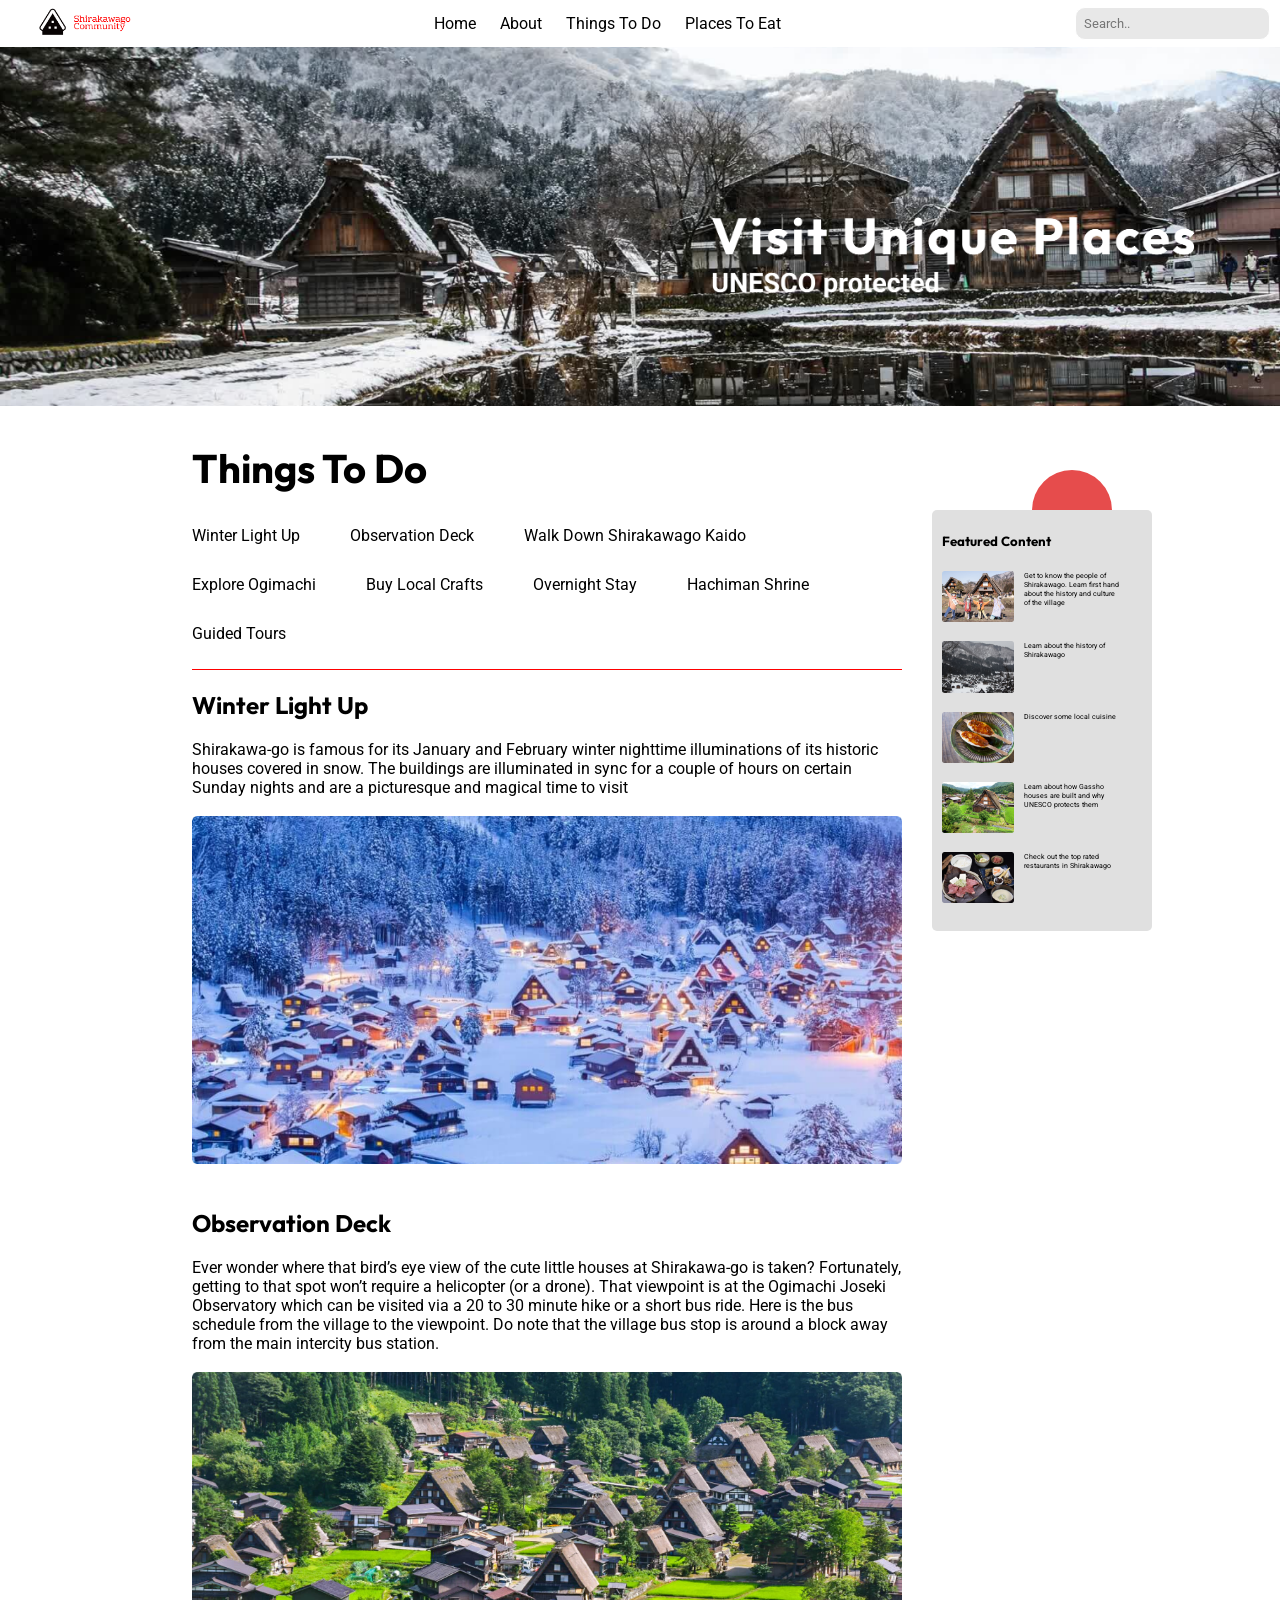
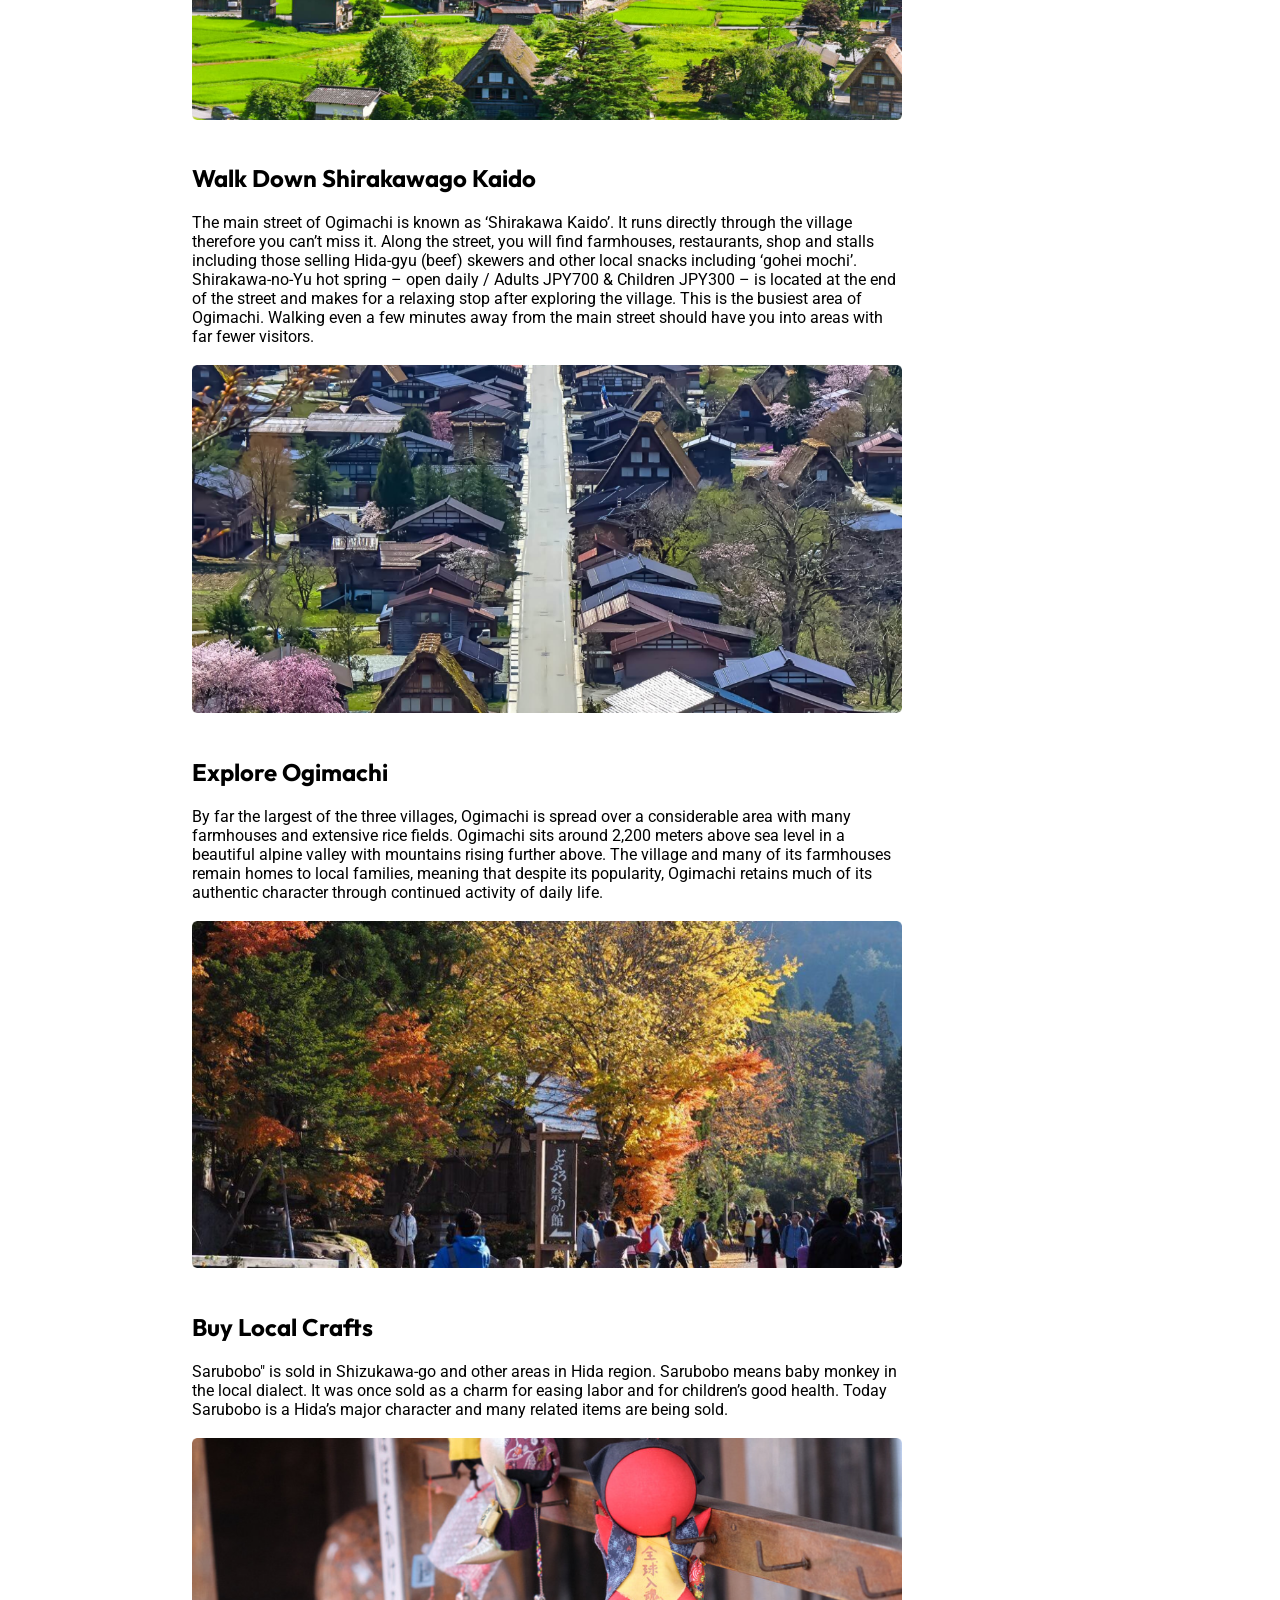
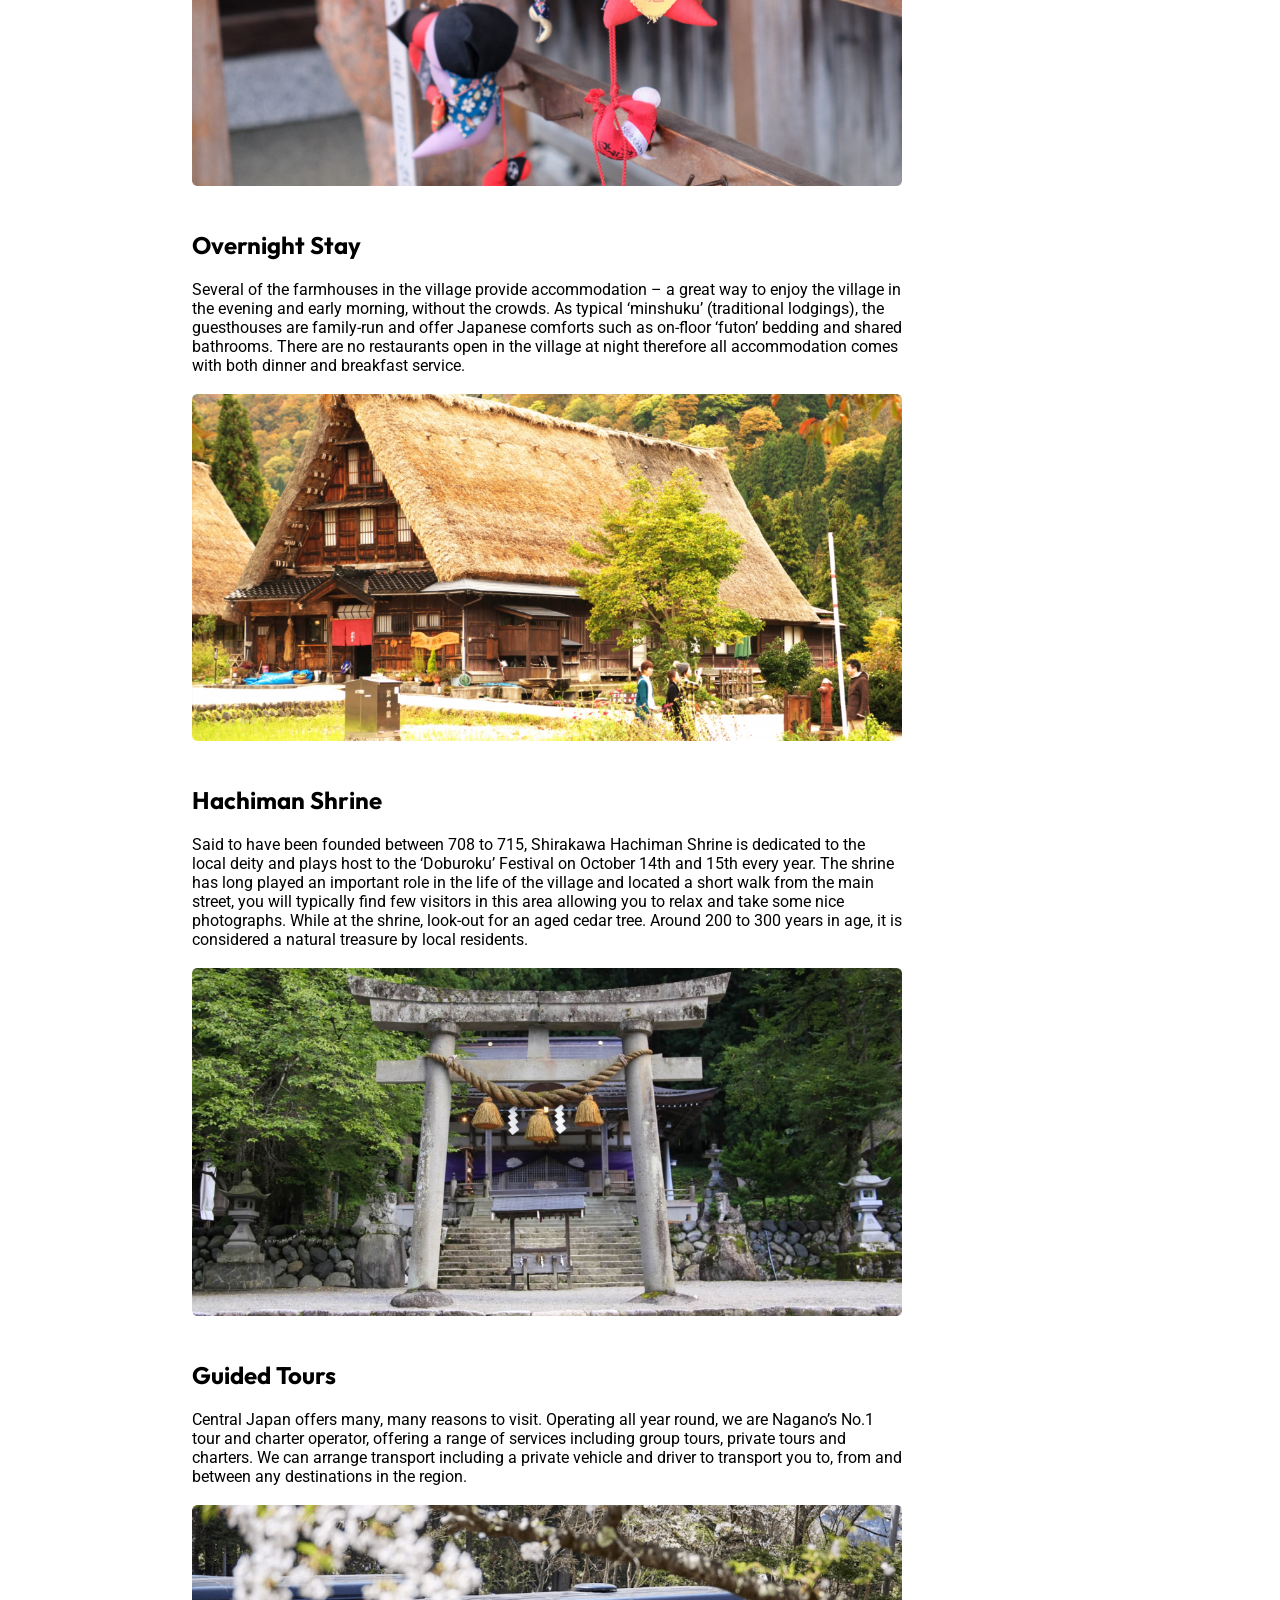
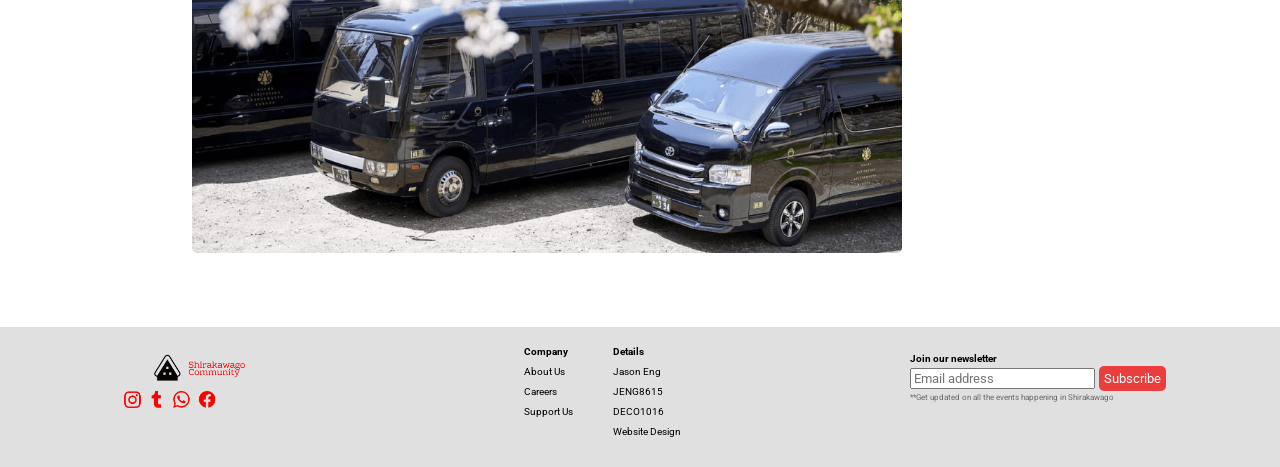
<file: pages/things_to_do.html>
<!DOCTYPE html>
<html>

<head>
  <meta charset="utf-8">
  <meta name="viewport" content="width=device-width">
  <title>Things To Do Page</title>
  <link href="../style.css" rel="stylesheet" type="text/css" />
  <!-- FONTS -->
  <link rel="preconnect" href="https://fonts.googleapis.com">
  <link rel="preconnect" href="https://fonts.gstatic.com" crossorigin>
  <link href="https://fonts.googleapis.com/css2?family=Outfit:wght@600&family=Roboto&display=swap" rel="stylesheet">
</head>

<body>
  <!-- HEADER -->
  <header>
    <div class="container">
      <!-- INTERACTIVE ICON -->
      <a href="../index.html"><img class="logo" src="../img/general/logo_white.png" alt="company logo" /></a>
      <nav>
        <a href="../index.html">Home</a>
        <a href="about.html">About</a>
        <a href="things_to_do.html">Things To Do</a>
        <a href="places_to_eat.html">Places To Eat</a>
      </nav>
      <input class="search_bar" type="text" placeholder="Search..">
    </div>
    <!-- CAROUSEL IMAGE -->
    <div class="carousel_img">
      <img src="../img/carousel/carousel_img3.png" alt="Gassho home covered in snow" />
    </div>
  </header>

  <!-- MAIN CONTAINER WITH AN ASIDE SECTION -->
  <main class="main_with_aside">
    <section class="text">
    <h1>Things To Do</h1>
      <article class="contents">
        <ul>
          <li><a href="#winter-light-up">Winter Light Up</a></li>
          <li><a href="#observation-deck">Observation Deck</a></li>
          <li><a href="#walk-down-kaido">Walk Down Shirakawago Kaido</a></li>
          <li><a href="#explore-ogimachi">Explore Ogimachi</a></li>
          <li><a href="#buy-local-crafts">Buy Local Crafts</a></li>
          <li><a href="#overnight-stay">Overnight Stay</a></li>
          <li><a href="#hachiman-shrine">Hachiman Shrine</a></li>
          <li><a href="#guided-tours">Guided Tours</a></li>
        </ul>
      </article>
      <hr>
      <!-- CONTENT -->
      <article>
        <h2 id="winter-light-up">Winter Light Up</h2>
        Shirakawa-go is famous for its January and February winter nighttime illuminations of its historic houses covered in snow. The buildings are illuminated in sync for a couple of hours on certain Sunday nights and are a picturesque and magical time to visit
        <br><br>
        <img src="../img/things-to-do/winter_light_up.png" alt="snowy view of village" />
        <h2 id="observation-deck">Observation Deck</h2>
        Ever wonder where that bird’s eye view of the cute little houses at Shirakawa-go is taken? Fortunately, getting to that spot won’t require a helicopter (or a drone). That viewpoint is at the Ogimachi Joseki Observatory which can be visited via a 20 to 30 minute hike or a short bus ride. Here is the bus schedule from the village to the viewpoint. Do note that the village bus stop is around a block away from the main intercity bus station.
        <br><br>
        <img src="../img/things-to-do/observation_deck.png" alt="image of village from observation deck" />
        <h2 id="walk-down-kaido">Walk Down Shirakawago Kaido</h2>
        The main street of Ogimachi is known as ‘Shirakawa Kaido’. It runs directly through the village therefore you can’t miss it. Along the street, you will find farmhouses, restaurants, shop and stalls including those selling Hida-gyu (beef) skewers and other local snacks including ‘gohei mochi’. Shirakawa-no-Yu hot spring – open daily / Adults JPY700 & Children JPY300 – is located at the end of the street and makes for a relaxing stop after exploring the village. This is the busiest area of Ogimachi. Walking even a few minutes away from the main street should have you into areas with far fewer visitors.
        <br><br>
        <img src="../img/things-to-do/walk_down_kaido.png" alt="top view of Shirakawago street" />
        <h2 id="explore-ogimachi">Explore Ogimachi</h2>
        By far the largest of the three villages, Ogimachi is spread over a considerable area with many farmhouses and extensive rice fields. Ogimachi sits around 2,200 meters above sea level in a beautiful alpine valley with mountains rising further above. The village and many of its farmhouses remain homes to local families, meaning that despite its popularity, Ogimachi retains much of its authentic character through continued activity of daily life.
        <br><br>
        <img src="../img/things-to-do/explore_ogimachi.png" alt="autumn trees in village" />
        <h2 id="buy-local-crafts">Buy Local Crafts</h2>
        Sarubobo" is sold in Shizukawa-go and other areas in Hida region. Sarubobo means baby monkey in the local dialect. It was once sold as a charm for easing labor and for children’s good health. Today Sarubobo is a Hida’s major character and many related items are being sold.
        <br><br>
        <img src="../img/things-to-do/buy_local_crafts.png" alt="hanging local crafted toys" />
        <h2 id="overnight-stay">Overnight Stay</h2>
        Several of the farmhouses in the village provide accommodation – a great way to enjoy the village in the evening and early morning, without the crowds. As typical ‘minshuku’ (traditional lodgings), the guesthouses are family-run and offer Japanese comforts such as on-floor ‘futon’ bedding and shared bathrooms. There are no restaurants open in the village at night therefore all accommodation comes with both dinner and breakfast service.
        <br><br>
        <img src="../img/things-to-do/overnight_stay.png" alt="outside look of Shirakawago hotel" />
        <h2 id="hachiman-shrine">Hachiman Shrine</h2>
        Said to have been founded between 708 to 715, Shirakawa Hachiman Shrine is dedicated to the local deity and plays host to the ‘Doburoku’ Festival on October 14th and 15th every year. The shrine has long played an important role in the life of the village and located a short walk from the main street, you will typically find few visitors in this area allowing you to relax and take some nice photographs. While at the shrine, look-out for an aged cedar tree. Around 200 to 300 years in age, it is considered a natural treasure by local residents.
        <br><br>
        <img src="../img/things-to-do/hachiman_shrine.png" alt="Gate of Japanese shrine" />
        <h2 id="guided-tours">Guided Tours</h2>
        Central Japan offers many, many reasons to visit. Operating all year round, we are Nagano’s No.1 tour and charter operator, offering a range of services including group tours, private tours and charters. We can arrange transport including a private vehicle and driver to transport you to, from and between any destinations in the region.
        <br><br>
        <img src="../img/things-to-do/guided_tours.png" alt="private vans for touring" />
      </article>
    </section>
    <!-- ASIDE SECTION -->
    <section>
      <div class="aside_container">
        <div class="circle_aside"></div>
        <aside>
          <h5>Featured Content</h5>
          <figure>
            <img src="../img/aside/aside_img7.png" alt="scarecrows in front of Gassho home on a farm" />
            <figcaption>
              <a href="about.html">Get to know the people of Shirakawago. Learn first hand about the history and culture of the village</a>
            </figcaption>
          </figure>
          <figure>
            <img src="../img/aside/aside_img8.png" alt="dark distant view of the village covered in snow" />
            <figcaption>
              <a href="about.html">Learn about the history of Shirakawago</a>
            </figcaption>
          </figure>
          <figure>
            <img src="../img/aside/aside_img5.png" alt="gohei mochi" />
            <figcaption>
              <a href="places_to_eat.html">Discover some local cuisine</a>
            </figcaption>
          </figure>
          <figure>
            <img src="../img/aside/aside_img1.png" alt="top view of a Gassho home" />
            <figcaption>
              <a href="about.html">Learn about how Gassho houses are built and why UNESCO protects them</a>
            </figcaption>
          </figure>
          <figure>
            <img src="../img/aside/aside_img6.png" alt="grilled beef set meal" />
            <figcaption>
              <a href="places_to_eat.html">Check out the top rated restaurants in Shirakawago</a>
            </figcaption>
          </figure>
        </aside>
      </div>
    </section>
    </main>

  <!-- FOOTER -->
  <footer>
    <!-- INTERACTIVE ICONS -->
    <div class="icons">
      <a href="../index.html"><img class="logo" src="../img/general/logo_grey.png" /></a>
      <a href="https://www.instagram.com/jason12345eng/"><img class="social_media_icons" src="../img/general/icons.png" alt="social media icons" /></a>
    </div>
    <!-- SUPPORTING PAGE LINKS -->
    <section>
      <ul>
        <li><strong>Company</strong></li></br>
        <li><a href="about_us.html">About Us</a></li></br>
        <li><a href="careers.html">Careers</a></li></br>
        <li><a href="support_us.html">Support Us</a></li>
      </ul>
      <ul>
        <li><strong>Details</strong></li></br>
        <li>Jason Eng</li></br>
        <li>JENG8615</li></br>
        <li>DECO1016</li></br>
        <li>Website Design</li>
      </ul>
    </section>
    <div>
      <strong class="subscribe_text">Join our newsletter</strong></br>
      <input type="text" placeholder="Email address" name="mail" required>
      <span class="button">
        <input type="submit" value="Subscribe">
      </span>
      <div class="small_print">
        **Get updated on all the events happening in Shirakawago
      </div> 
    </div>
  </footer>

</body>

</html>
</file>
<file: style.css>
/***********************************************/
/*          Page Structure and Layout          */
/***********************************************/

body {
    display: grid;
    grid-template-columns: 1fr;
    grid-template-rows: 1fr 1.2fr 0.8fr;
    gap: 0px 0px;
    grid-auto-flow: row;
    grid-template-areas:
      "Header"
      "Main"
      "Footer";
  }
  
  /***********************************************/
  /*              Global Styling                 */
  /***********************************************/
  
  * {
    font-family: "Roboto", sans-serif;
  }
  
  h1,
  h2,
  h3,
  h5 {
    font-family: "Outfit", sans-serif;
  }
  
  h1 {
    font-size: 40px
  }
  
  h3 {
    margin: 0px 0px 0px 0px;
  }
  
  hr {
    height: 1px;
    background-color: red;
    border: none;
  }
  
  a:link {
    text-decoration: none;
    color: black;
  }
  
  
  a:visited {
    color: black;
  }
  
  a:hover {
    color: red;
  }
  
  html,
  body {
    height: 100%;
    margin: 0;
  }
  
  /***********************************************/
  /*               Header Styling                */
  /***********************************************/
  
  header {
    grid-area: Header;
    display: flex;
    flex-direction: column;
  }
  
  .logo {
    width: 100px;
    height: auto;
    padding: 5px;
    margin-left: 30px;
  }
  
  header .container {
    display: flex;
    flex-wrap: wrap;
    align-items: center;
    justify-content: space-between;
  }
  
  nav a {
    padding: 10px;
  }
  
  .search_bar {
    margin-right: 10px;
    padding: 8px;
    border: 1px white solid;
    background-color: #e8e8e8;
    border-radius: 10px;
  }
  
  .carousel_img img {
    width: 100%;
    height: auto;
  }
  
  /***********************************************/
  /*            Main Content Styling             */
  /***********************************************/
  
  main {
    grid-area: Main;
  }
  
  main .container {
    display: flex;
    flex-wrap: wrap;
    align-items: center;
    justify-content: center;
    margin-top: 10px;
  }
  
  /***********************************************/
  /*           Overview Section Styling          */
  /***********************************************/
  
  .overview_circle {
    display: flex;
  }
  
  section.overview {
    background-color: #4a4a4a;
    color: white;
    border-radius: 5px;
    padding: 0px 20px 20px 20px;
    width: 250px;
    height: 30%;
  }
  
  .circle_home {
    position: absolute;
    height: 80px;
    width: 80px;
    border-radius: 50%;
    background-color: #e64c4c;
    margin-left: 250px;
    margin-top: 50px;
    z-index: -1;
  }
  
  .container .map {
    width: 40%;
    height: auto;
    z-index: -2;
  }
  
  /***********************************************/
  /*     Home Page Section Container Styling     */
  /***********************************************/
  
  .section_container {
    background-color: #e0e0e0;
    color: black;
    border-radius: 5px;
    padding: 10px 40px 40px 40px;
    width: 50%;
    display: block;
    margin-left: auto;
    margin-right: auto;
    margin-bottom: 40px;
  }
  
  .section_container img {
    transition: transform 0.9s;
  }
  
  .section_container img:hover {
    transform: scale(1.07);
  }
  
  .container_images {
    display: flex;
    align-items: flex-start;
    align-content: space-between;
  }
  
  .container_images .main_image {
    width: 40%;
  }
  
  .support_images {
    display: flex;
    flex-wrap: wrap;
    justify-content: space-evenly;
  }
  
  .support_images img {
    margin-bottom: 3.85%;
    width: 45%;
  }
  
  .one_third_images {
    display: flex;
    flex-wrap: wrap;
    justify-content: space-between;
    margin-right: 2%;
  }
  
  .one_third_images img {
    margin-bottom: 2.5%;
    width: 32%;
  }
  
  /***********************************************/
  /*          Main with an Aside Section         */
  /***********************************************/
  
  .main_with_aside {
    margin-left: 15%;
    margin-right: 10%;
    display: flex;
    flex-direction: row;
    justify-content: space-between;
  }
  
  .text img {
    margin-bottom: 20px;
    width: 100%;
  }
  
  .main_with_aside section.text {
    width: 80%;
    margin-bottom: 50px
  }
  
  .aside_container {
    display: flex;
    justify-content: flex-end;
    position: sticky;
    top: 30px;
  }
  
  aside {
    width: 200px;
    height: 420px;
    background-color: #e0e0e0;
    padding: 1px 10px 0px 10px;
    border-radius: 5px;
    margin: 100px 0px 50px 30px;
  }
  
  .circle_aside {
    position: absolute;
    height: 80px;
    width: 80px;
    border-radius: 50%;
    background-color: #e64c4c;
    z-index: -1;
    margin-top: 60px;
    margin-right: 40px;
  }
  
  aside figure {
    display: flex;
    flex-direction: row;
    align-items: flex-start;
    justify-content: flex-start;
    width: 100%;
    font-size: 9px;
    column-gap: 5px;
    margin-left: 0px;
  }
  
  aside figure img {
    width: 80px;
    height: auto;
    margin-bottom: 10px;
  }
  
  .main_with_aside figure {
    width: 90%;
    display: flex;
    flex-direction: row;
    align-items: flex-start;
    margin-left: 0px;
    column-gap: 10px;
  }
  
  .main_with_aside figure img {
    width: 40%;
  }
  
  .main_with_aside figcaption {
    font-size: 80%;
  }
  
  /***********************************************/
  /*          Main with Content Sections         */
  /***********************************************/
  
  .contents ul {
    display: flex;
    flex-wrap: wrap;
    list-style: none;
    margin-left: -10px;
    margin-top: -10px;
    column-gap: 50px;
    row-gap: 30px;
    color: #383838;
    padding: 10px;
  }
  
  /***********************************************/
  /*               Footer Styling                */
  /***********************************************/
  
  footer {
    grid-area: Footer;
    background-color: #e0e0e0;
    display: flex;
    flex-wrap: wrap;
    flex-direction: row;
    justify-content: space-around;
    padding-top: 20px;
    padding-bottom: 20px;
  }
  
  .icons {
    display: flex;
    flex-direction: column;
  }
  
  .social_media_icons {
    width: 100px;
    height: auto;
    padding: 5px;
    margin-top: -15px;
  }
  
  footer section {
    display: flex;
    flex-direction: row;
    margin-top: -20px;
  }
  
  footer ul {
    list-style-type: none;
    margin-top: 20px;
    line-height: 10px;
    font-size: 10px;
  }
  
  .subscribe_text {
    font-size: 10px;
  }
  
  input[type=submit] {
    background-color: #ea3e3e;
    color: white;
    border: none;
    padding: 5px;
    border-radius: 5px;
  }
  
  .small_print {
    color: dimgrey;
    font-size: 8px;
    margin-top: 2px;
  }
  
  /***********************************************/
  /*                Media Queries                */
  /***********************************************/
  
  @media (max-width: 768px) {
  
    /* HEADER STYLING */
  
    header .container {
      justify-content: center;
      flex-direction: column;
      line-height: 30px;
    }
  
    nav {
      margin-bottom: 15px;
    }
  
    nav a {
      background-color: #ffe0e0;
      border-radius: 5px;
    }
  
    .carousel_img {
      margin-top: 10px;
    }
  
    /* HOME PAGE STYLING */
  
    .section_container {
      width: 70%;
    }
  
    .container .map {
      width: 70%;
      height: auto;
      z-index: -2;
    }
  
    .container_images {
      display: flex;
      flex-direction: column;
      align-content: space-between;
    }
  
    .container_images .main_image {
      width: 100%;
      margin-bottom: 15px;
    }
  
    /* Trying to get "main_image" to work on home page */
    /* .container_images .main_image {
      width: 56%;
      margin-bottom: 15px;
    } */
  
    .support_images {
      display: flex;
      flex-wrap: wrap;
      justify-content: space-between;
    }
  
    .support_images img {
      margin-bottom: 3.85%;
      width: 48%;
    }
  
    .one_third_images {
      margin-right: 0;
    }
  
    .support_page_text {
      margin-bottom: 50px;
      margin-right: 20px;
      margin-left: 20px;
    }
  
    /* MAIN WITH ASIDE SECTIONS */
  
    .main_with_aside {
      margin-left: 5px;
      margin-right: 5px;
      display: flex;
      flex-direction: column;
      align-items: center;
      justify-content: center;
    }
  
    aside {
      padding: 0px 10px 0px 10px;
      margin: 10px 0px 50px 0px;
    }
  
    .circle_aside {
      z-index: -1;
      margin-top: -30px;
      margin-right: 40px;
    }
  
    /* CONTENT LISTS */
  
    .contents ul li {
      border: 1px black solid;
      padding: 10px;
      border-radius: 5px;
      row-gap: 5px;
    }
  
    .contents ul {
      row-gap: 8px;
      column-gap: 6px;
    }
  }
</file>
